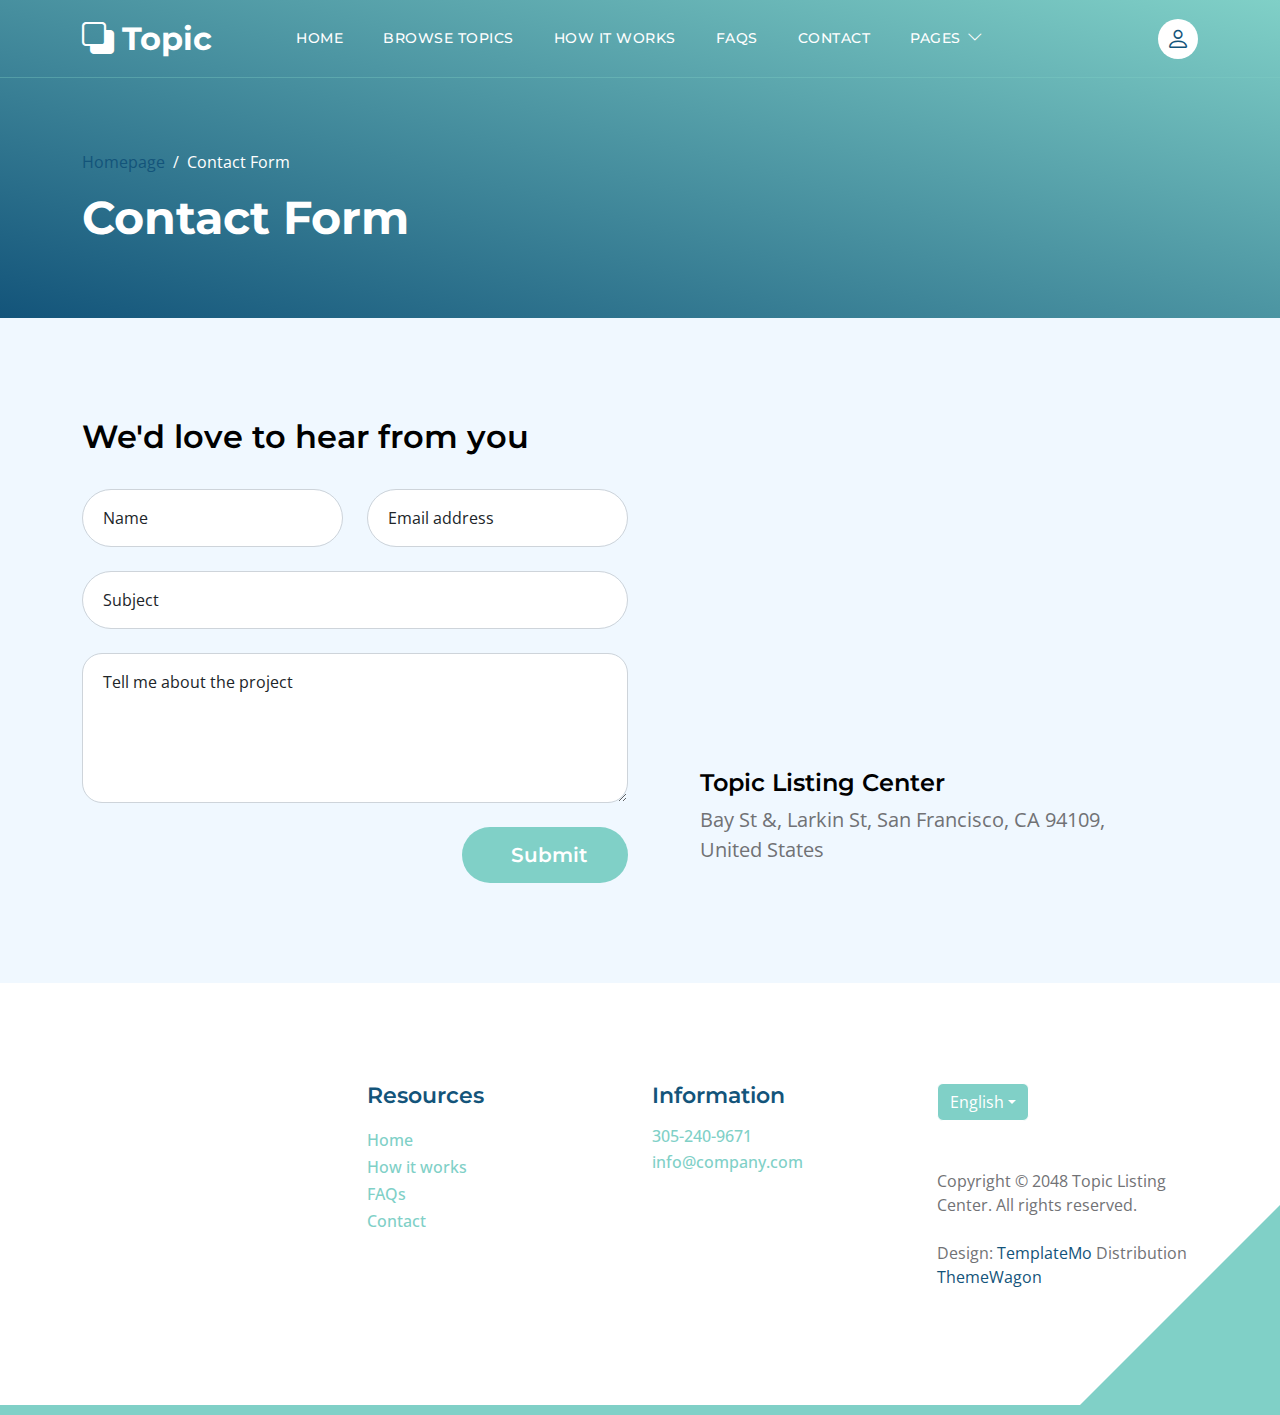
<file: contact.html>
<!doctype html>
<html lang="en">
    <head>
        <meta charset="utf-8">
        <meta name="viewport" content="width=device-width, initial-scale=1">

        <meta name="description" content="">
        <meta name="author" content="">

        <title>Topic Listing Contact Page</title>

        <!-- CSS FILES -->        
        <link rel="preconnect" href="https://fonts.googleapis.com">
        
        <link rel="preconnect" href="https://fonts.gstatic.com" crossorigin>

        <link href="https://fonts.googleapis.com/css2?family=Montserrat:wght@500;600;700&family=Open+Sans&display=swap" rel="stylesheet">
                        
        <link href="css/bootstrap.min.css" rel="stylesheet">

        <link href="css/bootstrap-icons.css" rel="stylesheet">

        <link href="css/templatemo-topic-listing.css" rel="stylesheet">
<!--

TemplateMo 590 topic listing

https://templatemo.com/tm-590-topic-listing

-->
    </head>
    
    <body class="topics-listing-page" id="top">

        <main>

            <nav class="navbar navbar-expand-lg">
                <div class="container">
                    <a class="navbar-brand" href="index.html">
                        <i class="bi-back"></i>
                        <span>Topic</span>
                    </a>

                    <div class="d-lg-none ms-auto me-4">
                        <a href="#top" class="navbar-icon bi-person smoothscroll"></a>
                    </div>
    
                    <button class="navbar-toggler" type="button" data-bs-toggle="collapse" data-bs-target="#navbarNav" aria-controls="navbarNav" aria-expanded="false" aria-label="Toggle navigation">
                        <span class="navbar-toggler-icon"></span>
                    </button>
    
                    <div class="collapse navbar-collapse" id="navbarNav">
                        <ul class="navbar-nav ms-lg-5 me-lg-auto">
                            <li class="nav-item">
                                <a class="nav-link click-scroll" href="index.html#section_1">Home</a>
                            </li>

                            <li class="nav-item">
                                <a class="nav-link click-scroll" href="index.html#section_2">Browse Topics</a>
                            </li>
    
                            <li class="nav-item">
                                <a class="nav-link click-scroll" href="index.html#section_3">How it works</a>
                            </li>

                            <li class="nav-item">
                                <a class="nav-link click-scroll" href="index.html#section_4">FAQs</a>
                            </li>
    
                            <li class="nav-item">
                                <a class="nav-link click-scroll" href="index.html#section_5">Contact</a>
                            </li>

                            <li class="nav-item dropdown">
                                <a class="nav-link dropdown-toggle" href="#section_5" id="navbarLightDropdownMenuLink" role="button" data-bs-toggle="dropdown" aria-expanded="false">Pages</a>

                                <ul class="dropdown-menu dropdown-menu-light" aria-labelledby="navbarLightDropdownMenuLink">
                                    <li><a class="dropdown-item" href="topics-listing.html">Topics Listing</a></li>

                                    <li><a class="dropdown-item active" href="contact.html">Contact Form</a></li>
                                </ul>
                            </li>
                        </ul>

                        <div class="d-none d-lg-block">
                            <a href="#top" class="navbar-icon bi-person smoothscroll"></a>
                        </div>
                    </div>
                </div>
            </nav>


            <header class="site-header d-flex flex-column justify-content-center align-items-center">
                <div class="container">
                    <div class="row align-items-center">

                        <div class="col-lg-5 col-12">
                            <nav aria-label="breadcrumb">
                                <ol class="breadcrumb">
                                    <li class="breadcrumb-item"><a href="index.html">Homepage</a></li>

                                    <li class="breadcrumb-item active" aria-current="page">Contact Form</li>
                                </ol>
                            </nav>

                            <h2 class="text-white">Contact Form</h2>
                        </div>

                    </div>
                </div>
            </header>


            <section class="section-padding section-bg">
                <div class="container">
                    <div class="row">

                        <div class="col-lg-12 col-12">
                            <h3 class="mb-4 pb-2">We'd love to hear from you</h3>
                        </div>

                        <div class="col-lg-6 col-12">
                            <form action="#" method="post" class="custom-form contact-form" role="form">
                                <div class="row">
                                    <div class="col-lg-6 col-md-6 col-12">
                                        <div class="form-floating">
                                            <input type="text" name="name" id="name" class="form-control" placeholder="Name" required="">
                                            
                                            <label for="floatingInput">Name</label>
                                        </div>
                                    </div>

                                    <div class="col-lg-6 col-md-6 col-12"> 
                                        <div class="form-floating">
                                            <input type="email" name="email" id="email" pattern="[^ @]*@[^ @]*" class="form-control" placeholder="Email address" required="">
                                            
                                            <label for="floatingInput">Email address</label>
                                        </div>
                                    </div>

                                    <div class="col-lg-12 col-12">
                                        <div class="form-floating">
                                            <input type="text" name="subject" id="name" class="form-control" placeholder="Name" required="">
                                            
                                            <label for="floatingInput">Subject</label>
                                        </div>

                                        <div class="form-floating">
                                            <textarea class="form-control" id="message" name="message" placeholder="Tell me about the project"></textarea>
                                            
                                            <label for="floatingTextarea">Tell me about the project</label>
                                        </div>
                                    </div>

                                    <div class="col-lg-4 col-12 ms-auto">
                                        <button type="submit" class="form-control">Submit</button>
                                    </div>

                                </div>
                            </form>
                        </div>

                        <div class="col-lg-5 col-12 mx-auto mt-5 mt-lg-0">
                            <iframe class="google-map" src="https://www.google.com/maps/embed?pb=!1m18!1m12!1m3!1d2595.065641062665!2d-122.4230416990949!3d37.80335401520422!2m3!1f0!2f0!3f0!3m2!1i1024!2i768!4f13.1!3m3!1m2!1s0x80858127459fabad%3A0x808ba520e5e9edb7!2sFrancisco%20Park!5e1!3m2!1sen!2sth!4v1684340239744!5m2!1sen!2sth" width="100%" height="250" style="border:0;" allowfullscreen="" loading="lazy" referrerpolicy="no-referrer-when-downgrade"></iframe>

                            <h5 class="mt-4 mb-2">Topic Listing Center</h5>

                            <p>Bay St &amp;, Larkin St, San Francisco, CA 94109, United States</p>
                        </div>

                    </div>
                </div>
            </section>
        </main>

        <footer class="site-footer section-padding">
            <div class="container">
                <div class="row">

                    <div class="col-lg-3 col-12 mb-4 pb-2">
                        <a class="navbar-brand mb-2" href="index.html">
                            <i class="bi-back"></i>
                            <span>Topic</span>
                        </a>
                    </div>

                    <div class="col-lg-3 col-md-4 col-6">
                        <h6 class="site-footer-title mb-3">Resources</h6>

                        <ul class="site-footer-links">
                            <li class="site-footer-link-item">
                                <a href="#" class="site-footer-link">Home</a>
                            </li>

                            <li class="site-footer-link-item">
                                <a href="#" class="site-footer-link">How it works</a>
                            </li>

                            <li class="site-footer-link-item">
                                <a href="#" class="site-footer-link">FAQs</a>
                            </li>

                            <li class="site-footer-link-item">
                                <a href="#" class="site-footer-link">Contact</a>
                            </li>
                        </ul>
                    </div>

                    <div class="col-lg-3 col-md-4 col-6 mb-4 mb-lg-0">
                        <h6 class="site-footer-title mb-3">Information</h6>

                        <p class="text-white d-flex mb-1">
                            <a href="tel: 305-240-9671" class="site-footer-link">
                                305-240-9671
                            </a>
                        </p>

                        <p class="text-white d-flex">
                            <a href="mailto:info@company.com" class="site-footer-link">
                                info@company.com
                            </a>
                        </p>
                    </div>

                    <div class="col-lg-3 col-md-4 col-12 mt-4 mt-lg-0 ms-auto">
                        <div class="dropdown">
                            <button class="btn btn-secondary dropdown-toggle" type="button" data-bs-toggle="dropdown" aria-expanded="false">
                            English</button>

                            <ul class="dropdown-menu">
                                <li><button class="dropdown-item" type="button">Thai</button></li>

                                <li><button class="dropdown-item" type="button">Myanmar</button></li>

                                <li><button class="dropdown-item" type="button">Arabic</button></li>
                            </ul>
                        </div>

                        <p class="copyright-text mt-lg-5 mt-4">Copyright © 2048 Topic Listing Center. All rights reserved.
                        <br><br>Design: <a rel="nofollow" href="https://templatemo.com" target="_blank">TemplateMo</a> Distribution <a href="https://themewagon.com">ThemeWagon</a></p>
                        
                    </div>

                </div>
            </div>
        </footer>

        <!-- JAVASCRIPT FILES -->
        <script src="js/jquery.min.js"></script>
        <script src="js/bootstrap.bundle.min.js"></script>
        <script src="js/jquery.sticky.js"></script>
        <script src="js/custom.js"></script>

    </body>
</html>
</file>
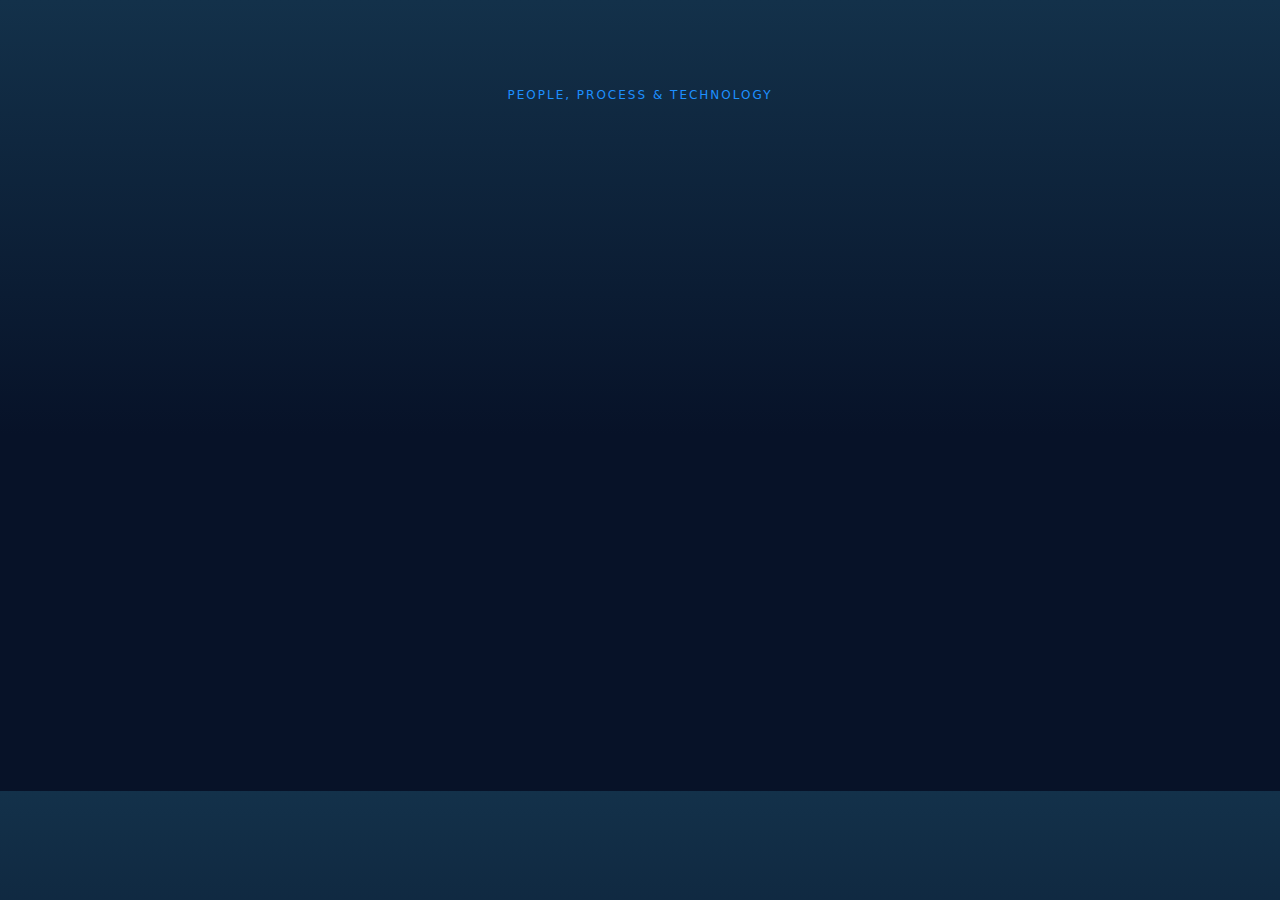
<file: swim.html>
<!--
Microtechx Homepage - People, Process & Technology swimlane mockup with animations
-->
<!doctype html>
<html lang="en">

<head>
    <meta charset="utf-8" />
    <meta name="viewport" content="width=device-width, initial-scale=1" />
    <title>Microtechx ! People • Process • Technology (Swimlane)</title>
    <style>
        :root {
            --bg: #071228;
            --card: #0f1724;
            --accent: #1e90ff;
            --muted: #9aa7b6;
            --glass: rgba(255, 255, 255, 0.03);
            --radius: 14px;
            font-family: Inter, system-ui, -apple-system, 'Segoe UI', Roboto, 'Helvetica Neue', Arial;
        }

        * {
            box-sizing: border-box
        }

        body {
            margin: 0;
            background: linear-gradient(180deg, #13314a 0%, #071228 55%);
            color: #eaf4ff;
            overflow-x: hidden
        }

        .container {
            max-width: 1200px;
            margin: 56px auto;
            padding: 32px
        }

        .kicker {
            letter-spacing: 2px;
            font-size: 12px;
            color: var(--accent);
            text-align: center;
            text-transform: uppercase;
            animation: fadeIn .8s ease forwards
        }

        h1 {
            font-size: 38px;
            margin: 8px 0 16px;
            text-align: center;
            opacity: 0;
            animation: slideUp .8s ease .2s forwards
        }

        p.lead {
            max-width: 820px;
            margin: 0 auto 28px;
            color: var(--muted);
            text-align: center;
            opacity: 0;
            animation: slideUp .8s ease .4s forwards
        }

        /* Swimlane area */
        .swimlanes {
            display: grid;
            gap: 18px;
            margin-top: 32px
        }

        @media(min-width:880px) {
            .swimlanes {
                grid-template-columns: repeat(3, 1fr);
                gap: 28px
            }
        }

        .lane {
            background: linear-gradient(180deg, rgba(255, 255, 255, 0.02), rgba(255, 255, 255, 0.01));
            border: 1px solid rgba(255, 255, 255, 0.04);
            padding: 26px;
            border-radius: 12px;
            min-height: 220px;
            display: flex;
            flex-direction: column;
            justify-content: space-between;
            backdrop-filter: blur(6px);
            transform: translateY(30px) scale(0.97);
            opacity: 0;
            animation: cardPop .8s ease forwards
        }

        .lane:nth-child(1) {
            animation-delay: .3s
        }

        .lane:nth-child(2) {
            animation-delay: .5s
        }

        .lane:nth-child(3) {
            animation-delay: .7s
        }

        .lane:hover {
            transform: translateY(-8px) scale(1.02);
            transition: transform .4s ease, box-shadow .4s ease;
            box-shadow: 0 12px 28px rgba(0, 0, 0, 0.35)
        }

        .lane .head {
            display: flex;
            align-items: center;
            gap: 14px
        }

        .iconwrap {
            width: 56px;
            height: 56px;
            background: var(--glass);
            border-radius: 12px;
            display: flex;
            align-items: center;
            justify-content: center;
            border: 2px solid rgba(255, 255, 255, 0.04);
            animation: floatIcon 3s ease-in-out infinite
        }

        .lane h3 {
            margin: 0;
            font-size: 18px
        }

        .lane p {
            margin: 10px 0 0;
            color: var(--muted);
            font-size: 14px;
            line-height: 1.5
        }

        .features {
            display: flex;
            flex-direction: column;
            gap: 8px;
            margin-top: 14px
        }

        .feature {
            display: flex;
            gap: 10px;
            align-items: flex-start;
            opacity: 0;
            animation: fadeIn .6s ease forwards
        }

        .feature:nth-child(1) {
            animation-delay: 1s
        }

        .feature:nth-child(2) {
            animation-delay: 1.2s
        }

        .feature:nth-child(3) {
            animation-delay: 1.4s
        }

        .dot {
            width: 10px;
            height: 10px;
            border-radius: 50%;
            background: var(--accent);
            margin-top: 6px;
            animation: pulse 2s infinite
        }

        .feature p {
            margin: 0;
            color: #cfe9ff;
            font-size: 13px
        }

        .cta-row {
            margin-top: 28px;
            text-align: center;
            opacity: 0;
            animation: fadeIn .8s ease 1.6s forwards
        }

        .btn {
            display: inline-block;
            padding: 12px 20px;
            border-radius: 999px;
            background: transparent;
            color: var(--accent);
            border: 1.5px solid rgba(30, 144, 255, 0.16);
            cursor: pointer;
            font-weight: 600;
            transition: all .3s ease
        }

        .btn:hover {
            background: var(--accent);
            color: #061124;
            box-shadow: 0 0 12px rgba(30, 144, 255, 0.4)
        }

        .btn.inverse {
            background: var(--accent);
            color: #061124;
            border: 0
        }

        /* flow arrow for desktop view */
        .flow {
            display: none
        }

        @media(min-width:880px) {
            .lane {
                position: relative
            }

            /* .flow {
                display: block;
                position: absolute;
                right: -24px;
                top: 50%;
                transform: translateY(-50%);
                width: 40px;
                height: 60px;
                background: linear-gradient(90deg, rgba(30, 144, 255, 0.06), rgba(30, 144, 255, 0.02));
                border-radius: 50%;
                display: flex;
                align-items: center;
                justify-content: center;
                border: 3px solid rgba(30, 144, 255, 0.08);
                animation: arrowPulse 8s linear infinite
            } */

            .swimlanes {
                position: relative
            }

            .lane:nth-child(1) .flow {
                left: 100%;
                right: auto
            }

            .lane:nth-child(2) .flow {
                left: 100%;
                right: auto
            }

            .lane:nth-child(3) .flow {
                display: none
            }
        }

        /* animations */
        @keyframes fadeIn {
            to {
                opacity: 1
            }
        }

        @keyframes slideUp {
            from {
                transform: translateY(20px);
                opacity: 0
            }

            to {
                transform: none;
                opacity: 1
            }
        }

        @keyframes cardPop {
            to {
                transform: none;
                opacity: 1
            }
        }

        @keyframes floatIcon {

            0%,
            100% {
                transform: translateY(0)
            }

            50% {
                transform: translateY(-6px)
            }
        }

        @keyframes pulse {

            0%,
            100% {
                opacity: .6;
                transform: scale(1)
            }

            50% {
                opacity: 1;
                transform: scale(1.3)
            }
        }

        @keyframes arrowPulse {

            0%,
            100% {
                transform: translateY(-50%) translateX(0);
                opacity: 0.6;
            }

            50% {
                transform: translateY(-50%) translateX(6px);
                opacity: 1;
            }
        }

        .muted-small {
            font-size: 12px;
            color: var(--muted);
            text-align: center;
            margin-top: 8px
        }
    </style>
</head>

<body>
    <div class="container">
        <div class="kicker">People, Process & Technology</div>
        <h1>Secure, Scalable & Compliant Outcomes <br>
            Powered by Microtechx</h1>
        <p class="lead">We combine expert people, repeatable processes, and secure technology to deliver outcomes,
            faster, safer, and with measurable ROI. This synergy of People, Process, and Technology defines the
            Microtechx difference.</p>

        <div class="swimlanes">
            <div class="lane">
                <div>
                    <div class="head">
                        <!-- <div class="iconwrap" aria-hidden> -->
                        <!-- people icon -->
                        <!-- <svg width="30" height="30" viewBox="0 0 24 24" fill="none"
                                xmlns="http://www.w3.org/2000/svg">
                                <path d="M12 12c2.21 0 4-1.79 4-4s-1.79-4-4-4-4 1.79-4 4 1.79 4 4 4z" stroke="#bfe4ff"
                                    stroke-width="1.2" stroke-linecap="round" stroke-linejoin="round" />
                                <path d="M4 20c0-2.21 3.58-4 8-4s8 1.79 8 4" stroke="#bfe4ff" stroke-width="1.2"
                                    stroke-linecap="round" stroke-linejoin="round" />
                            </svg> -->
                        <!-- </div> -->
                        <div>
                            <h3>People ! <br> Expertise that delivers</h3>
                            <div class="muted-small">Specialists in cloud, security, and DevOps working <br> with your
                                teams
                            </div>
                        </div>
                    </div>

                    <div class="features">
                        <div class="feature">
                            <div class="dot" aria-hidden></div>
                            <p>Cross-functional teams embedded with client stakeholders.</p>
                        </div>
                        <div class="feature">
                            <div class="dot" aria-hidden></div>
                            <p>Senior architects & certified engineers drive designs and reviews.</p>
                        </div>
                        <div class="feature">
                            <div class="dot" aria-hidden></div>
                            <p>Continuous upskilling & knowledge transfer for lasting independence.</p>
                        </div>
                    </div>
                </div>
                <div style="display:flex;justify-content:space-between;align-items:center;margin-top:18px">
                    <div style="font-size:13px;color:var(--muted)">Outcome: Faster time-to-value</div>
                    <div class="flow" aria-hidden><svg width="20" height="20" viewBox="0 0 24 24" fill="none">
                            <path d="M5 12h14" stroke="#6fb8ff" stroke-width="1.6" stroke-linecap="round" />
                            <path d="M13 6l6 6-6 6" stroke="#6fb8ff" stroke-width="1.6" stroke-linecap="round"
                                stroke-linejoin="round" />
                        </svg></div>
                </div>
            </div>

            <div class="lane">
                <div>
                    <div class="head">
                        <!-- <div class="iconwrap" aria-hidden>
                            process icon
                            <svg width="28" height="28" viewBox="0 0 24 24" fill="none"
                                xmlns="http://www.w3.org/2000/svg">
                                <path d="M3 12h18" stroke="#bfe4ff" stroke-width="1.2" stroke-linecap="round" />
                                <path d="M6 9v6" stroke="#bfe4ff" stroke-width="1.2" stroke-linecap="round" />
                                <path d="M18 9v6" stroke="#bfe4ff" stroke-width="1.2" stroke-linecap="round" />
                            </svg>
                        </div> -->
                        <div>
                            <h3>Process ! <br> Repeatable, auditable, resilient</h3>
                            <div class="muted-small">Governed agile delivery, compliance checks, and automation
                                guardrails</div>
                        </div>
                    </div>

                    <div class="features">
                        <div class="feature">
                            <div class="dot" aria-hidden></div>
                            <p>Proven delivery playbooks tailored to your risk profile.</p>
                        </div>
                        <div class="feature">
                            <div class="dot" aria-hidden></div>
                            <p>Continuous compliance & risk monitoring integrated in pipelines.</p>
                        </div>
                        <div class="feature">
                            <div class="dot" aria-hidden></div>
                            <p>Measurable SLAs and reporting for transparency and control.</p>
                        </div>
                    </div>
                </div>
                <div style="display:flex;justify-content:space-between;align-items:center;margin-top:18px">
                    <div style="font-size:13px;color:var(--muted)">Outcome: Predictable, low-risk delivery</div>
                    <!-- <div class="flow" aria-hidden><svg width="20" height="20" viewBox="0 0 24 24" fill="none">
                            <path d="M5 12h14" stroke="#6fb8ff" stroke-width="1.6" stroke-linecap="round" />
                            <path d="M13 6l6 6-6 6" stroke="#6fb8ff" stroke-width="1.6" stroke-linecap="round"
                                stroke-linejoin="round" />
                        </svg></div> -->
                </div>
            </div>

            <div class="lane">
                <div>
                    <div class="head">
                        <!-- <div class="iconwrap" aria-hidden>
                            tech icon
                            <svg width="28" height="28" viewBox="0 0 24 24" fill="none"
                                xmlns="http://www.w3.org/2000/svg">
                                <rect x="3" y="6" width="18" height="12" rx="2" stroke="#bfe4ff" stroke-width="1.2" />
                                <path d="M8 6v-2" stroke="#bfe4ff" stroke-width="1.2" stroke-linecap="round" />
                                <path d="M16 6v-2" stroke="#bfe4ff" stroke-width="1.2" stroke-linecap="round" />
                            </svg>
                        </div> -->
                        <div>
                            <h3>Technology ! <br> Secure, scalable, automated</h3>
                            <div class="muted-small">Cloud-native architectures, IaC, automation and <br> AI monitoring
                            </div>
                        </div>
                    </div>

                    <div class="features">
                        <div class="feature">
                            <div class="dot" aria-hidden></div>
                            <p>Infrastructure as Code & secure baselines for repeatability.</p>
                        </div>
                        <div class="feature">
                            <div class="dot" aria-hidden></div>
                            <p>Automation to eliminates manual effort and reduce human error.</p>
                        </div>
                        <div class="feature">
                            <div class="dot" aria-hidden></div>
                            <p>Continuous observability, anomaly detection and rapid incident response.</p>
                        </div>
                    </div>
                </div>
                <div style="display:flex;justify-content:space-between;align-items:center;margin-top:18px">
                    <div style="font-size:13px;color:var(--muted)">Outcome: Resilient, cost-efficient platform</div>
                    <div style="width:64px"></div>
                </div>
            </div>

        </div>

        <div class="cta-row">
            <button class="btn inverse" style="margin-left:0px">Talk to an Architect</button>
        </div>

    </div>
</body>

</html>
</file>
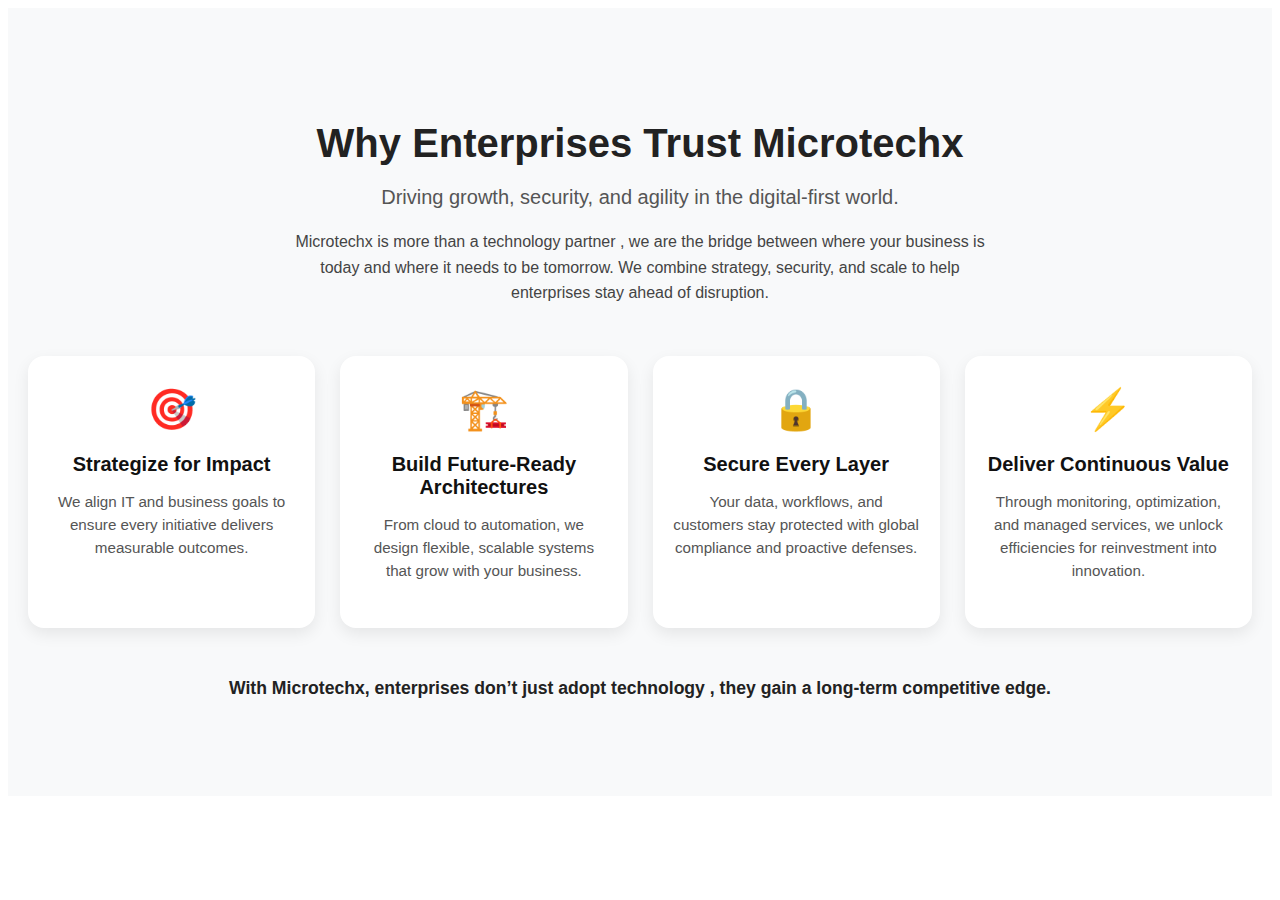
<file: test.html>
<!DOCTYPE html>
<html lang="en">

<head>
    <meta charset="UTF-8">
    <meta name="viewport" content="width=device-width, initial-scale=1.0">
    <title>Document</title>
</head>

<body>
    <section class="why-microtechx">
        <div class="container">
            <h2 class="section-title">Why Enterprises Trust Microtechx</h2>
            <p class="section-subtitle">Driving growth, security, and agility in the digital-first world.</p>
            <p class="section-intro">
                Microtechx is more than a technology partner , we are the bridge between where your business is today
                and where it needs to be tomorrow.
                We combine strategy, security, and scale to help enterprises stay ahead of disruption.
            </p>

            <div class="features">
                <div class="feature-card">
                    <div class="icon">🎯</div>
                    <h3>Strategize for Impact</h3>
                    <p>We align IT and business goals to ensure every initiative delivers measurable outcomes.</p>
                </div>

                <div class="feature-card">
                    <div class="icon">🏗️</div>
                    <h3>Build Future-Ready Architectures</h3>
                    <p>From cloud to automation, we design flexible, scalable systems that grow with your business.</p>
                </div>

                <div class="feature-card">
                    <div class="icon">🔒</div>
                    <h3>Secure Every Layer</h3>
                    <p>Your data, workflows, and customers stay protected with global compliance and proactive defenses.
                    </p>
                </div>

                <div class="feature-card">
                    <div class="icon">⚡</div>
                    <h3>Deliver Continuous Value</h3>
                    <p>Through monitoring, optimization, and managed services, we unlock efficiencies for reinvestment
                        into innovation.</p>
                </div>
            </div>

            <p class="closing-line">With Microtechx, enterprises don’t just adopt technology , they gain a long-term
                competitive edge.</p>
        </div>
    </section>

    <style>
        .why-microtechx {
            background: #f8f9fa;
            padding: 80px 20px;
            text-align: center;
            font-family: 'Segoe UI', sans-serif;
        }

        .why-microtechx .section-title {
            font-size: 2.5rem;
            font-weight: 700;
            color: #222;
            margin-bottom: 10px;
        }

        .why-microtechx .section-subtitle {
            font-size: 1.25rem;
            color: #555;
            margin-bottom: 20px;
        }

        .why-microtechx .section-intro {
            font-size: 1rem;
            max-width: 700px;
            margin: 0 auto 50px auto;
            color: #444;
            line-height: 1.6;
        }

        .features {
            display: grid;
            grid-template-columns: repeat(auto-fit, minmax(250px, 1fr));
            gap: 25px;
        }

        .feature-card {
            background: #fff;
            border-radius: 16px;
            padding: 30px 20px;
            box-shadow: 0 6px 16px rgba(0, 0, 0, 0.08);
            transition: transform 0.3s ease, box-shadow 0.3s ease;
        }

        .feature-card:hover {
            transform: translateY(-10px);
            box-shadow: 0 10px 20px rgba(0, 0, 0, 0.12);
        }

        .feature-card .icon {
            font-size: 2.5rem;
            margin-bottom: 15px;
        }

        .feature-card h3 {
            font-size: 1.25rem;
            color: #111;
            margin-bottom: 10px;
        }

        .feature-card p {
            font-size: 0.95rem;
            color: #555;
            line-height: 1.5;
        }

        .closing-line {
            margin-top: 50px;
            font-size: 1.1rem;
            color: #222;
            font-weight: 600;
        }
    </style>

</body>

</html>
</file>
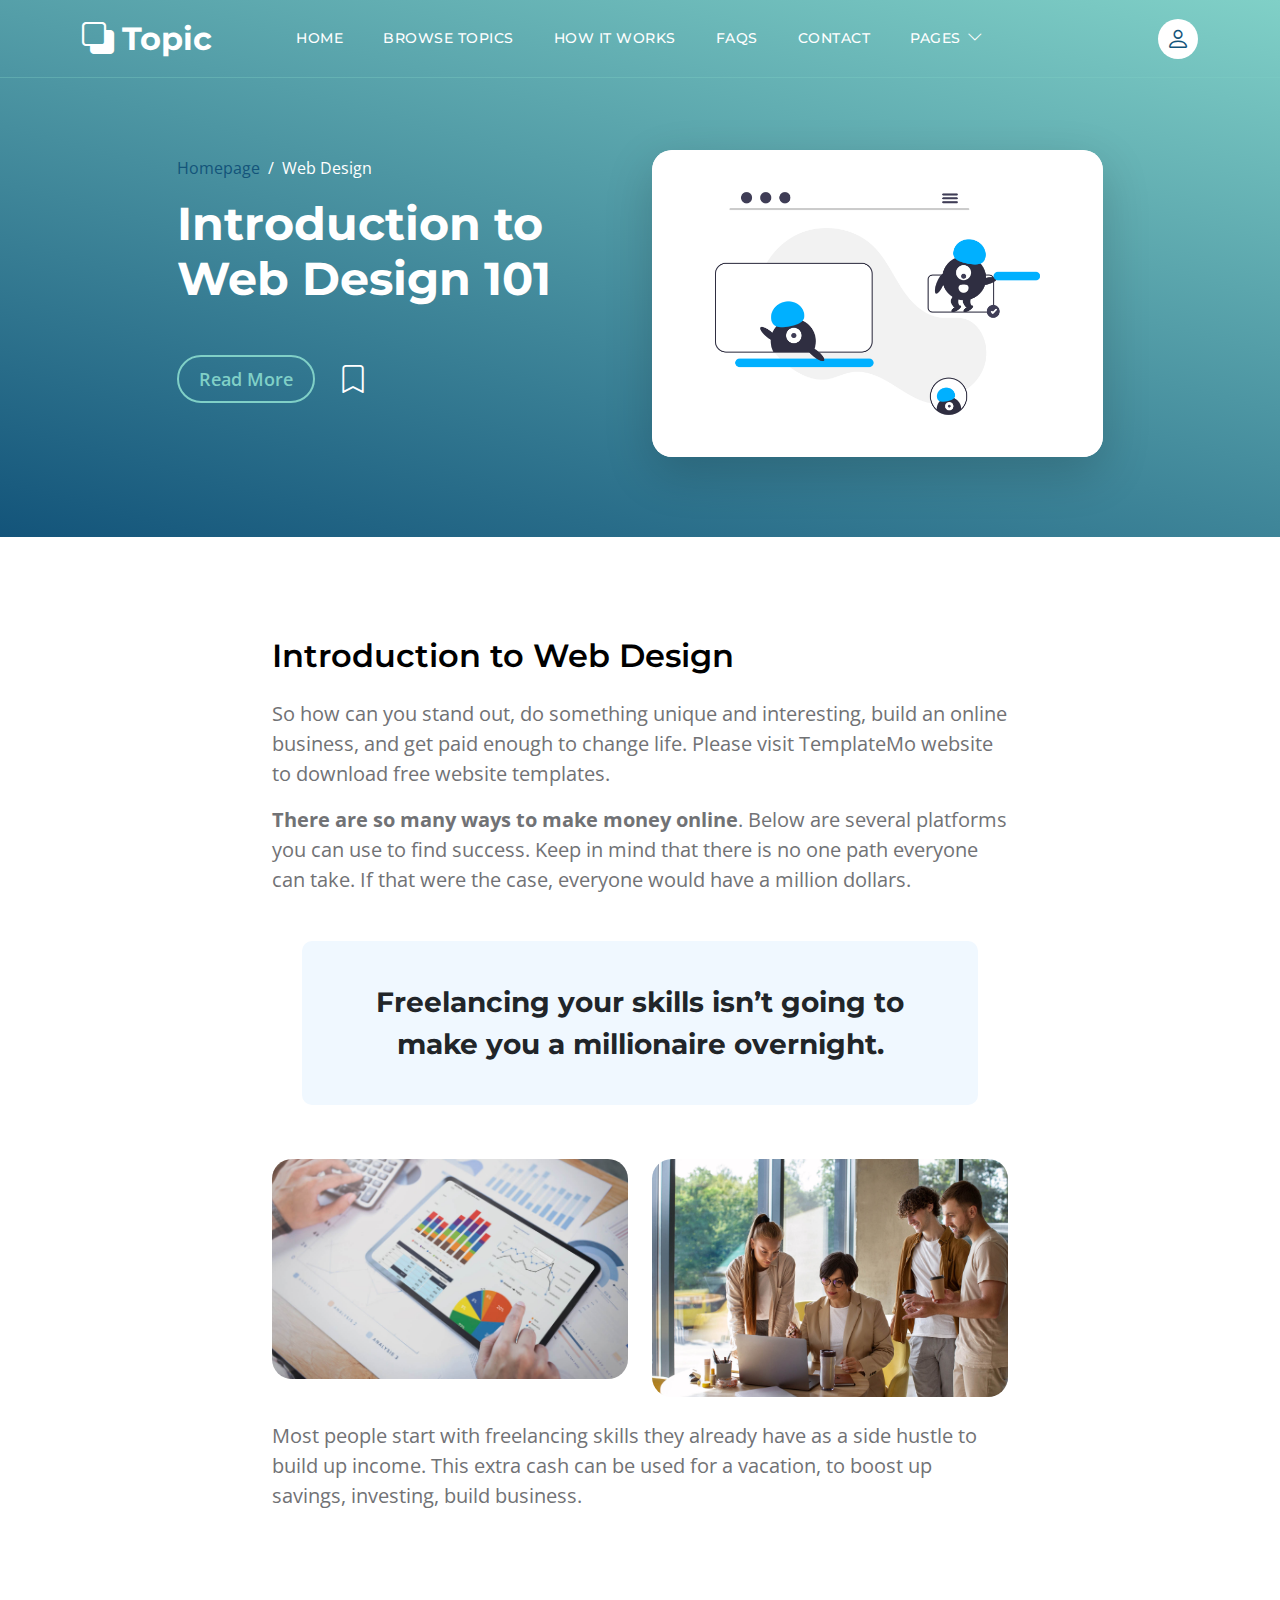
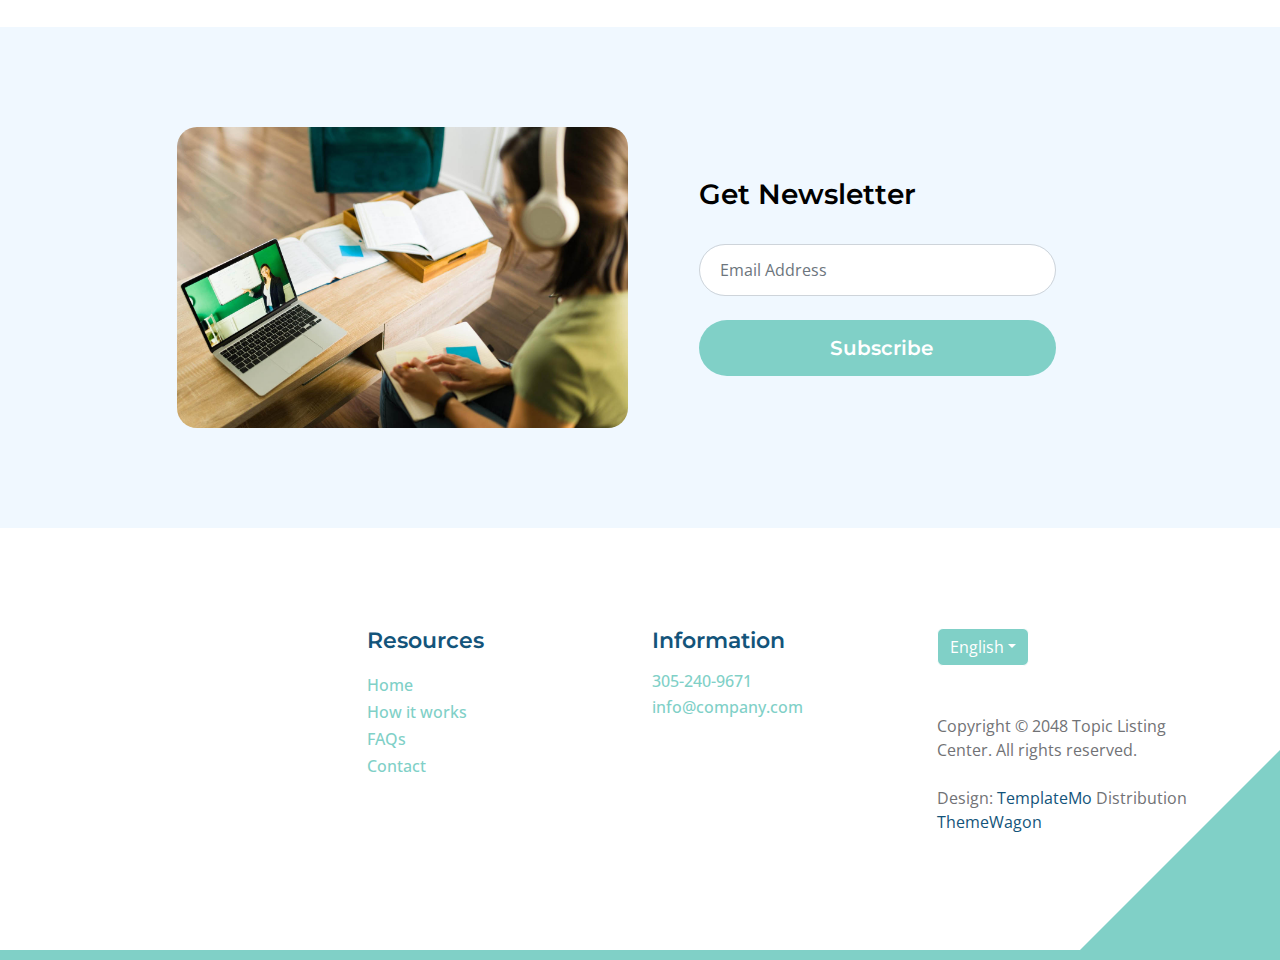
<file: topics-detail.html>
<!doctype html>
<html lang="en">
    <head>
        <meta charset="utf-8">
        <meta name="viewport" content="width=device-width, initial-scale=1">

        <meta name="description" content="">
        <meta name="author" content="">

        <title>Topic Detail Page</title>

        <!-- CSS FILES -->        
        <link rel="preconnect" href="https://fonts.googleapis.com">
        
        <link rel="preconnect" href="https://fonts.gstatic.com" crossorigin>

        <link href="https://fonts.googleapis.com/css2?family=Montserrat:wght@500;600;700&family=Open+Sans&display=swap" rel="stylesheet">
                        
        <link href="css/bootstrap.min.css" rel="stylesheet">

        <link href="css/bootstrap-icons.css" rel="stylesheet">

        <link href="css/templatemo-topic-listing.css" rel="stylesheet">
<!--

TemplateMo 590 topic listing

https://templatemo.com/tm-590-topic-listing

-->
    </head>
    
    <body id="top">

        <main>

            <nav class="navbar navbar-expand-lg">
                <div class="container">
                    <a class="navbar-brand" href="index.html">
                        <i class="bi-back"></i>
                        <span>Topic</span>
                    </a>

                    <div class="d-lg-none ms-auto me-4">
                        <a href="#top" class="navbar-icon bi-person smoothscroll"></a>
                    </div>
    
                    <button class="navbar-toggler" type="button" data-bs-toggle="collapse" data-bs-target="#navbarNav" aria-controls="navbarNav" aria-expanded="false" aria-label="Toggle navigation">
                        <span class="navbar-toggler-icon"></span>
                    </button>
    
                    <div class="collapse navbar-collapse" id="navbarNav">
                        <ul class="navbar-nav ms-lg-5 me-lg-auto">
                            <li class="nav-item">
                                <a class="nav-link click-scroll" href="index.html#section_1">Home</a>
                            </li>

                            <li class="nav-item">
                                <a class="nav-link click-scroll" href="index.html#section_2">Browse Topics</a>
                            </li>
    
                            <li class="nav-item">
                                <a class="nav-link click-scroll" href="index.html#section_3">How it works</a>
                            </li>

                            <li class="nav-item">
                                <a class="nav-link click-scroll" href="index.html#section_4">FAQs</a>
                            </li>
    
                            <li class="nav-item">
                                <a class="nav-link click-scroll" href="index.html#section_5">Contact</a>
                            </li>

                            <li class="nav-item dropdown">
                                <a class="nav-link dropdown-toggle" href="#section_5" id="navbarLightDropdownMenuLink" role="button" data-bs-toggle="dropdown" aria-expanded="false">Pages</a>

                                <ul class="dropdown-menu dropdown-menu-light" aria-labelledby="navbarLightDropdownMenuLink">
                                    <li><a class="dropdown-item" href="topics-listing.html">Topics Listing</a></li>

                                    <li><a class="dropdown-item" href="contact.html">Contact Form</a></li>
                                </ul>
                            </li>
                        </ul>

                        <div class="d-none d-lg-block">
                            <a href="#top" class="navbar-icon bi-person smoothscroll"></a>
                        </div>
                    </div>
                </div>
            </nav>
            

            <header class="site-header d-flex flex-column justify-content-center align-items-center">
                <div class="container">
                    <div class="row justify-content-center align-items-center">

                        <div class="col-lg-5 col-12 mb-5">
                            <nav aria-label="breadcrumb">
                                <ol class="breadcrumb">
                                    <li class="breadcrumb-item"><a href="index.html">Homepage</a></li>

                                    <li class="breadcrumb-item active" aria-current="page">Web Design</li>
                                </ol>
                            </nav>

                            <h2 class="text-white">Introduction to <br> Web Design 101</h2>

                            <div class="d-flex align-items-center mt-5">
                                <a href="#topics-detail" class="btn custom-btn custom-border-btn smoothscroll me-4">Read More</a>

                                <a href="#top" class="custom-icon bi-bookmark smoothscroll"></a>
                            </div>
                        </div>

                        <div class="col-lg-5 col-12">
                            <div class="topics-detail-block bg-white shadow-lg">
                                <img src="images/topics/undraw_Remote_design_team_re_urdx.png" class="topics-detail-block-image img-fluid">
                            </div>
                        </div>

                    </div>
                </div>
            </header>


            <section class="topics-detail-section section-padding" id="topics-detail">
                <div class="container">
                    <div class="row">

                        <div class="col-lg-8 col-12 m-auto">
                            <h3 class="mb-4">Introduction to Web Design</h3>

                            <p>So how can you stand out, do something unique and interesting, build an online business, and get paid enough to change life. Please visit TemplateMo website to download free website templates.</p>

                            <p><strong>There are so many ways to make money online</strong>. Below are several platforms you can use to find success. Keep in mind that there is no one path everyone can take. If that were the case, everyone would have a million dollars.</p>

                            <blockquote>
                                Freelancing your skills isn’t going to make you a millionaire overnight.
                            </blockquote>

                            <div class="row my-4">
                                <div class="col-lg-6 col-md-6 col-12">
                                    <img src="images/businesswoman-using-tablet-analysis.jpg" class="topics-detail-block-image img-fluid">
                                </div>

                                <div class="col-lg-6 col-md-6 col-12 mt-4 mt-lg-0 mt-md-0">
                                    <img src="images/colleagues-working-cozy-office-medium-shot.jpg" class="topics-detail-block-image img-fluid">
                                </div>
                            </div>

                            <p>Most people start with freelancing skills they already have as a side hustle to build up income. This extra cash can be used for a vacation, to boost up savings, investing, build business.</p>
                        </div>

                    </div>
                </div>
            </section>


            <section class="section-padding section-bg">
                <div class="container">
                    <div class="row justify-content-center">

                        <div class="col-lg-5 col-12">
                            <img src="images/rear-view-young-college-student.jpg" class="newsletter-image img-fluid" alt="">
                        </div>

                        <div class="col-lg-5 col-12 subscribe-form-wrap d-flex justify-content-center align-items-center">
                            <form class="custom-form subscribe-form" action="#" method="post" role="form">
                                <h4 class="mb-4 pb-2">Get Newsletter</h4>

                                <input type="email" name="subscribe-email" id="subscribe-email" pattern="[^ @]*@[^ @]*" class="form-control" placeholder="Email Address" required="">

                                <div class="col-lg-12 col-12">
                                    <button type="submit" class="form-control">Subscribe</button>
                                </div>
                            </form>
                        </div>

                    </div>
                </div>
            </section>
        </main>
		
        <footer class="site-footer section-padding">
            <div class="container">
                <div class="row">

                    <div class="col-lg-3 col-12 mb-4 pb-2">
                        <a class="navbar-brand mb-2" href="index.html">
                            <i class="bi-back"></i>
                            <span>Topic</span>
                        </a>
                    </div>

                    <div class="col-lg-3 col-md-4 col-6">
                        <h6 class="site-footer-title mb-3">Resources</h6>

                        <ul class="site-footer-links">
                            <li class="site-footer-link-item">
                                <a href="#" class="site-footer-link">Home</a>
                            </li>

                            <li class="site-footer-link-item">
                                <a href="#" class="site-footer-link">How it works</a>
                            </li>

                            <li class="site-footer-link-item">
                                <a href="#" class="site-footer-link">FAQs</a>
                            </li>

                            <li class="site-footer-link-item">
                                <a href="#" class="site-footer-link">Contact</a>
                            </li>
                        </ul>
                    </div>

                    <div class="col-lg-3 col-md-4 col-6 mb-4 mb-lg-0">
                        <h6 class="site-footer-title mb-3">Information</h6>

                        <p class="text-white d-flex mb-1">
                            <a href="tel: 305-240-9671" class="site-footer-link">
                                305-240-9671
                            </a>
                        </p>

                        <p class="text-white d-flex">
                            <a href="mailto:info@company.com" class="site-footer-link">
                                info@company.com
                            </a>
                        </p>
                    </div>

                    <div class="col-lg-3 col-md-4 col-12 mt-4 mt-lg-0 ms-auto">
                        <div class="dropdown">
                            <button class="btn btn-secondary dropdown-toggle" type="button" data-bs-toggle="dropdown" aria-expanded="false">
                            English</button>

                            <ul class="dropdown-menu">
                                <li><button class="dropdown-item" type="button">Thai</button></li>

                                <li><button class="dropdown-item" type="button">Myanmar</button></li>

                                <li><button class="dropdown-item" type="button">Arabic</button></li>
                            </ul>
                        </div>

                        <p class="copyright-text mt-lg-5 mt-4">Copyright © 2048 Topic Listing Center. All rights reserved.
                        <br><br>Design: <a rel="nofollow" href="https://templatemo.com" target="_blank">TemplateMo</a> Distribution <a href="https://themewagon.com">ThemeWagon</a></p>
                        
                    </div>

                </div>
            </div>
        </footer>

        <!-- JAVASCRIPT FILES -->
        <script src="js/jquery.min.js"></script>
        <script src="js/bootstrap.bundle.min.js"></script>
        <script src="js/jquery.sticky.js"></script>
        <script src="js/custom.js"></script>

    </body>
</html>
</file>
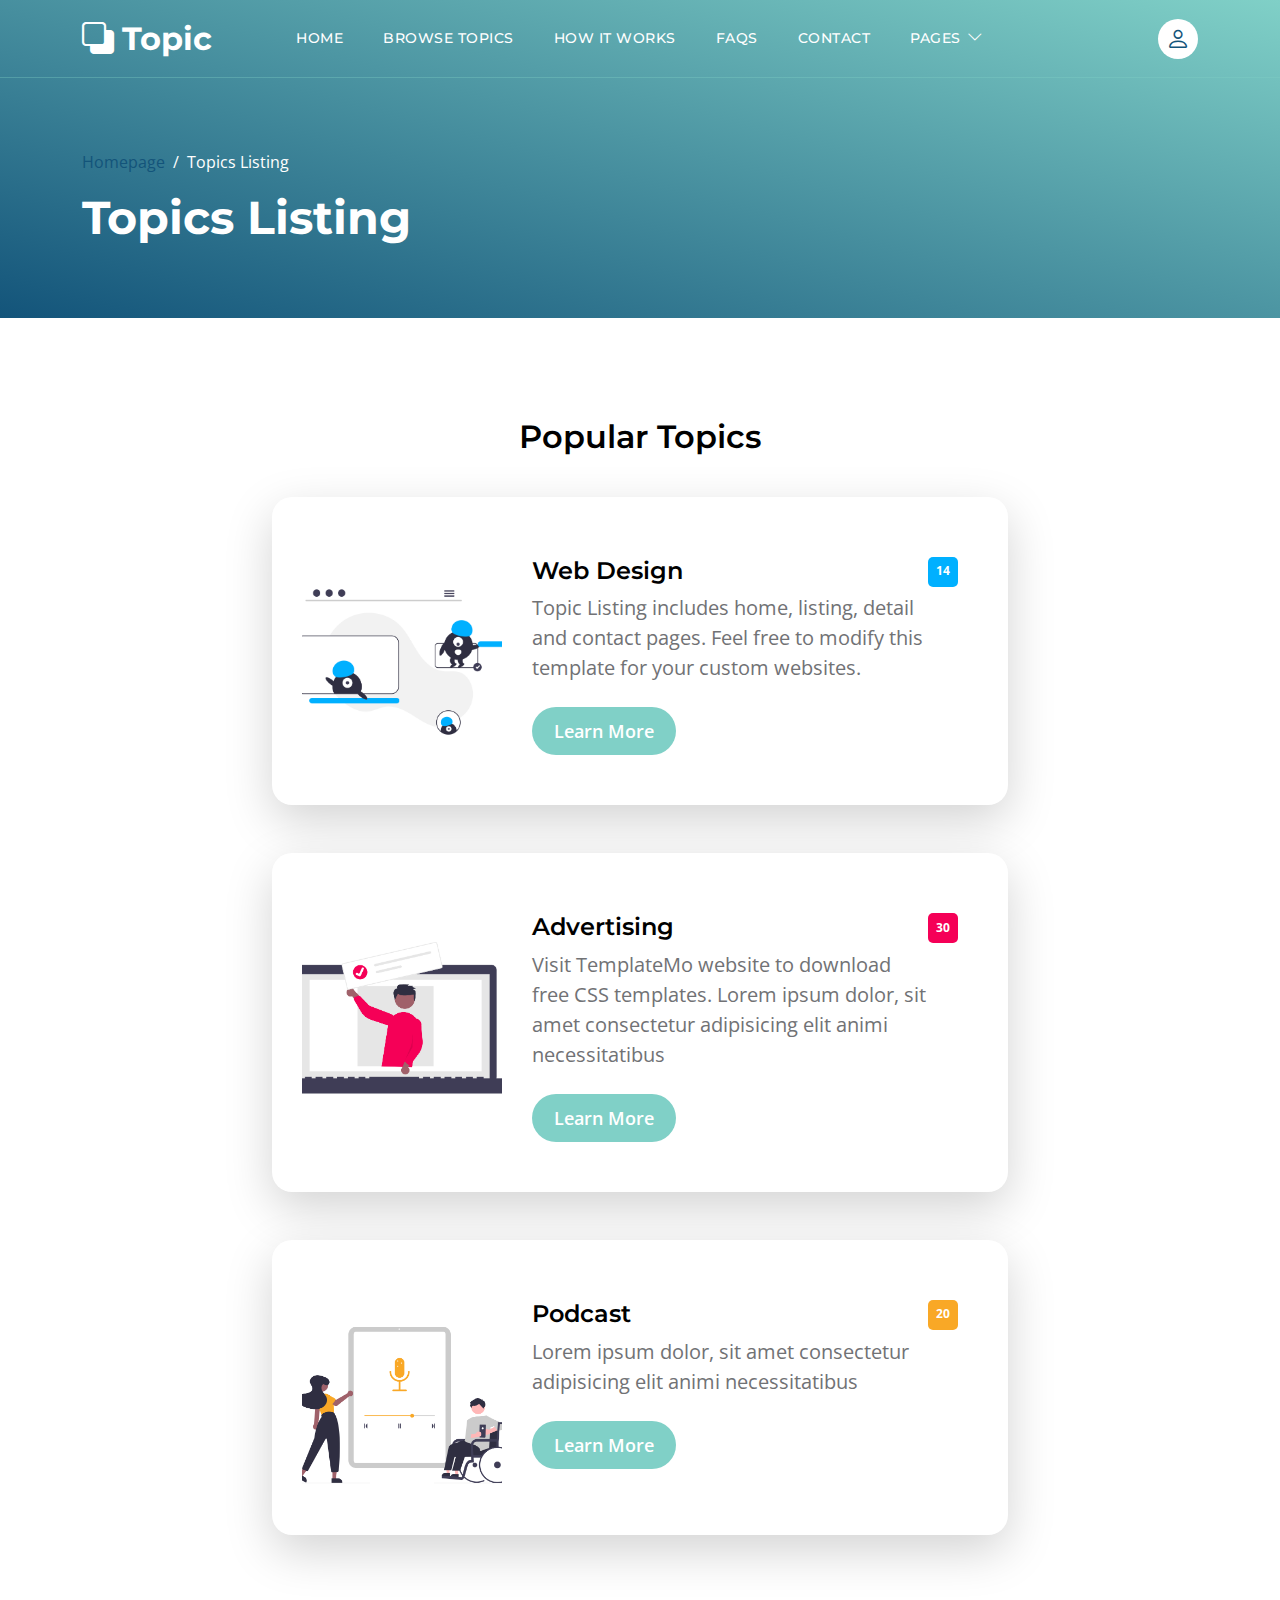
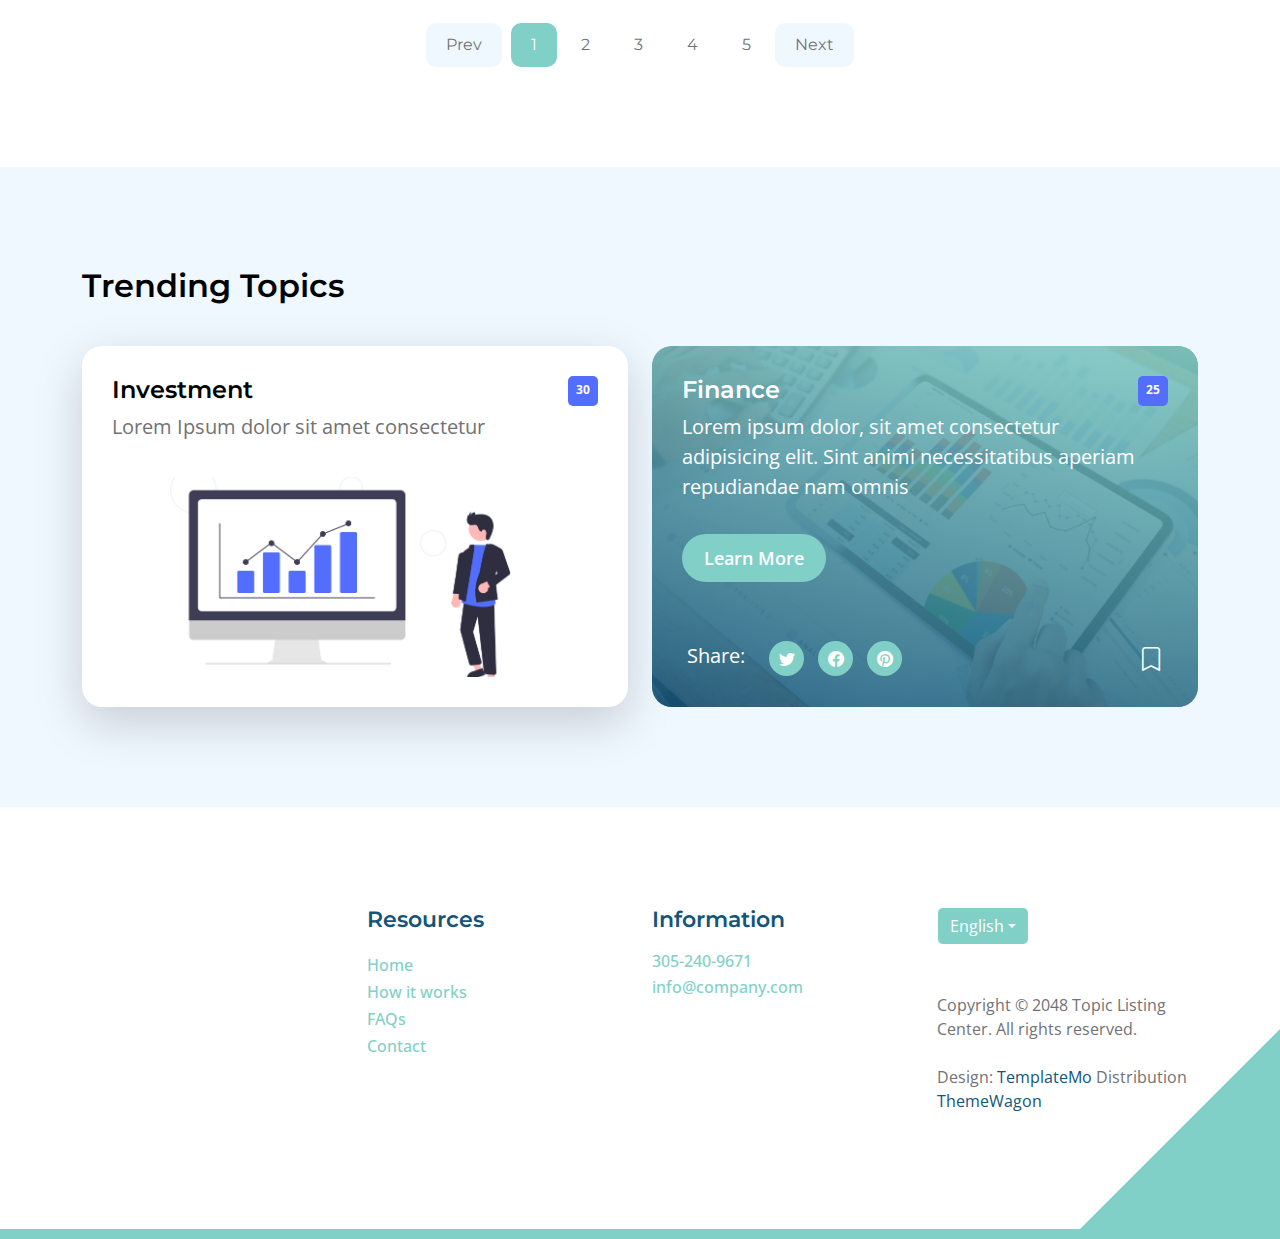
<file: topics-listing.html>
<!doctype html>
<html lang="en">
    <head>
        <meta charset="utf-8">
        <meta name="viewport" content="width=device-width, initial-scale=1">

        <meta name="description" content="">
        <meta name="author" content="">

        <title>Topic Listing Page</title>

        <!-- CSS FILES -->        
        <link rel="preconnect" href="https://fonts.googleapis.com">
        
        <link rel="preconnect" href="https://fonts.gstatic.com" crossorigin>

        <link href="https://fonts.googleapis.com/css2?family=Montserrat:wght@500;600;700&family=Open+Sans&display=swap" rel="stylesheet">
                        
        <link href="css/bootstrap.min.css" rel="stylesheet">

        <link href="css/bootstrap-icons.css" rel="stylesheet">

        <link href="css/templatemo-topic-listing.css" rel="stylesheet">
<!--

TemplateMo 590 topic listing

https://templatemo.com/tm-590-topic-listing

-->
    </head>
    
    <body class="topics-listing-page" id="top">

        <main>

            <nav class="navbar navbar-expand-lg">
                <div class="container">
                    <a class="navbar-brand" href="index.html">
                        <i class="bi-back"></i>
                        <span>Topic</span>
                    </a>

                    <div class="d-lg-none ms-auto me-4">
                        <a href="#top" class="navbar-icon bi-person smoothscroll"></a>
                    </div>
    
                    <button class="navbar-toggler" type="button" data-bs-toggle="collapse" data-bs-target="#navbarNav" aria-controls="navbarNav" aria-expanded="false" aria-label="Toggle navigation">
                        <span class="navbar-toggler-icon"></span>
                    </button>
    
                    <div class="collapse navbar-collapse" id="navbarNav">
                        <ul class="navbar-nav ms-lg-5 me-lg-auto">
                            <li class="nav-item">
                                <a class="nav-link click-scroll" href="index.html#section_1">Home</a>
                            </li>

                            <li class="nav-item">
                                <a class="nav-link click-scroll" href="index.html#section_2">Browse Topics</a>
                            </li>
    
                            <li class="nav-item">
                                <a class="nav-link click-scroll" href="index.html#section_3">How it works</a>
                            </li>

                            <li class="nav-item">
                                <a class="nav-link click-scroll" href="index.html#section_4">FAQs</a>
                            </li>
    
                            <li class="nav-item">
                                <a class="nav-link click-scroll" href="index.html#section_5">Contact</a>
                            </li>

                            <li class="nav-item dropdown">
                                <a class="nav-link dropdown-toggle" href="#section_5" id="navbarLightDropdownMenuLink" role="button" data-bs-toggle="dropdown" aria-expanded="false">Pages</a>

                                <ul class="dropdown-menu dropdown-menu-light" aria-labelledby="navbarLightDropdownMenuLink">
                                    <li><a class="dropdown-item active" href="topics-listing.html">Topics Listing</a></li>

                                    <li><a class="dropdown-item" href="contact.html">Contact Form</a></li>
                                </ul>
                            </li>
                        </ul>

                        <div class="d-none d-lg-block">
                            <a href="#top" class="navbar-icon bi-person smoothscroll"></a>
                        </div>
                    </div>
                </div>
            </nav>


            <header class="site-header d-flex flex-column justify-content-center align-items-center">
                <div class="container">
                    <div class="row align-items-center">

                        <div class="col-lg-5 col-12">
                            <nav aria-label="breadcrumb">
                                <ol class="breadcrumb">
                                    <li class="breadcrumb-item"><a href="index.html">Homepage</a></li>

                                    <li class="breadcrumb-item active" aria-current="page">Topics Listing</li>
                                </ol>
                            </nav>

                            <h2 class="text-white">Topics Listing</h2>
                        </div>

                    </div>
                </div>
            </header>


            <section class="section-padding">
                <div class="container">
                    <div class="row">

                        <div class="col-lg-12 col-12 text-center">
                            <h3 class="mb-4">Popular Topics</h3>
                        </div>

                        <div class="col-lg-8 col-12 mt-3 mx-auto">
                            <div class="custom-block custom-block-topics-listing bg-white shadow-lg mb-5">
                                <div class="d-flex">
                                    <img src="images/topics/undraw_Remote_design_team_re_urdx.png" class="custom-block-image img-fluid" alt="">

                                    <div class="custom-block-topics-listing-info d-flex">
                                        <div>
                                            <h5 class="mb-2">Web Design</h5>

                                            <p class="mb-0">Topic Listing includes home, listing, detail and contact pages. Feel free to modify this template for your custom websites.</p>

                                            <a href="topics-detail.html" class="btn custom-btn mt-3 mt-lg-4">Learn More</a>
                                        </div>

                                        <span class="badge bg-design rounded-pill ms-auto">14</span>
                                    </div>
                                </div>
                            </div>

                            <div class="custom-block custom-block-topics-listing bg-white shadow-lg mb-5">
                                <div class="d-flex">
                                    <img src="images/topics/undraw_online_ad_re_ol62.png" class="custom-block-image img-fluid" alt="">

                                    <div class="custom-block-topics-listing-info d-flex">
                                        <div>
                                            <h5 class="mb-2">Advertising</h5>

                                            <p class="mb-0">Visit TemplateMo website to download free CSS templates. Lorem ipsum dolor, sit amet consectetur adipisicing elit animi necessitatibus</p>

                                            <a href="topics-detail.html" class="btn custom-btn mt-3 mt-lg-4">Learn More</a>
                                        </div>

                                        <span class="badge bg-advertising rounded-pill ms-auto">30</span>
                                    </div>
                                </div>
                            </div>

                            <div class="custom-block custom-block-topics-listing bg-white shadow-lg mb-5">
                                <div class="d-flex">
                                    <img src="images/topics/undraw_Podcast_audience_re_4i5q.png" class="custom-block-image img-fluid" alt="">

                                    <div class="custom-block-topics-listing-info d-flex">
                                        <div>
                                            <h5 class="mb-2">Podcast</h5>

                                            <p class="mb-0">Lorem ipsum dolor, sit amet consectetur adipisicing elit animi necessitatibus</p>

                                            <a href="topics-detail.html" class="btn custom-btn mt-3 mt-lg-4">Learn More</a>
                                        </div>

                                        <span class="badge bg-music rounded-pill ms-auto">20</span>
                                    </div>
                                </div>
                            </div>
                        </div>

                        <div class="col-lg-12 col-12">
                            <nav aria-label="Page navigation example">
                                <ul class="pagination justify-content-center mb-0">
                                    <li class="page-item">
                                        <a class="page-link" href="#" aria-label="Previous">
                                            <span aria-hidden="true">Prev</span>
                                        </a>
                                    </li>

                                    <li class="page-item active" aria-current="page">
                                        <a class="page-link" href="#">1</a>
                                    </li>
                                    
                                    <li class="page-item">
                                        <a class="page-link" href="#">2</a>
                                    </li>
                                    
                                    <li class="page-item">
                                        <a class="page-link" href="#">3</a>
                                    </li>

                                    <li class="page-item">
                                        <a class="page-link" href="#">4</a>
                                    </li>

                                    <li class="page-item">
                                        <a class="page-link" href="#">5</a>
                                    </li>
                                    
                                    <li class="page-item">
                                        <a class="page-link" href="#" aria-label="Next">
                                            <span aria-hidden="true">Next</span>
                                        </a>
                                    </li>
                                </ul>
                            </nav>
                        </div>

                    </div>
                </div>
            </section>


            <section class="section-padding section-bg">
                <div class="container">
                    <div class="row">

                        <div class="col-lg-12 col-12">
                            <h3 class="mb-4">Trending Topics</h3>
                        </div>

                        <div class="col-lg-6 col-md-6 col-12 mt-3 mb-4 mb-lg-0">
                            <div class="custom-block bg-white shadow-lg">
                                <a href="topics-detail.html">
                                    <div class="d-flex">
                                        <div>
                                            <h5 class="mb-2">Investment</h5>

                                            <p class="mb-0">Lorem Ipsum dolor sit amet consectetur</p>
                                        </div>

                                        <span class="badge bg-finance rounded-pill ms-auto">30</span>
                                    </div>

                                    <img src="images/topics/undraw_Finance_re_gnv2.png" class="custom-block-image img-fluid" alt="">
                                </a>
                            </div>
                        </div>

                        <div class="col-lg-6 col-md-6 col-12 mt-lg-3">
                            <div class="custom-block custom-block-overlay">
                                <div class="d-flex flex-column h-100">
                                    <img src="images/businesswoman-using-tablet-analysis.jpg" class="custom-block-image img-fluid" alt="">

                                    <div class="custom-block-overlay-text d-flex">
                                        <div>
                                            <h5 class="text-white mb-2">Finance</h5>

                                            <p class="text-white">Lorem ipsum dolor, sit amet consectetur adipisicing elit. Sint animi necessitatibus aperiam repudiandae nam omnis</p>

                                            <a href="topics-detail.html" class="btn custom-btn mt-2 mt-lg-3">Learn More</a>
                                        </div>

                                        <span class="badge bg-finance rounded-pill ms-auto">25</span>
                                    </div>

                                    <div class="social-share d-flex">
                                        <p class="text-white me-4">Share:</p>

                                        <ul class="social-icon">
                                            <li class="social-icon-item">
                                                <a href="#" class="social-icon-link bi-twitter"></a>
                                            </li>

                                            <li class="social-icon-item">
                                                <a href="#" class="social-icon-link bi-facebook"></a>
                                            </li>

                                            <li class="social-icon-item">
                                                <a href="#" class="social-icon-link bi-pinterest"></a>
                                            </li>
                                        </ul>

                                        <a href="#" class="custom-icon bi-bookmark ms-auto"></a>
                                    </div>

                                    <div class="section-overlay"></div>
                                </div>
                            </div>
                        </div>

                    </div>
                </div>
            </section>
        </main>

		<footer class="site-footer section-padding">
            <div class="container">
                <div class="row">

                    <div class="col-lg-3 col-12 mb-4 pb-2">
                        <a class="navbar-brand mb-2" href="index.html">
                            <i class="bi-back"></i>
                            <span>Topic</span>
                        </a>
                    </div>

                    <div class="col-lg-3 col-md-4 col-6">
                        <h6 class="site-footer-title mb-3">Resources</h6>

                        <ul class="site-footer-links">
                            <li class="site-footer-link-item">
                                <a href="#" class="site-footer-link">Home</a>
                            </li>

                            <li class="site-footer-link-item">
                                <a href="#" class="site-footer-link">How it works</a>
                            </li>

                            <li class="site-footer-link-item">
                                <a href="#" class="site-footer-link">FAQs</a>
                            </li>

                            <li class="site-footer-link-item">
                                <a href="#" class="site-footer-link">Contact</a>
                            </li>
                        </ul>
                    </div>

                    <div class="col-lg-3 col-md-4 col-6 mb-4 mb-lg-0">
                        <h6 class="site-footer-title mb-3">Information</h6>

                        <p class="text-white d-flex mb-1">
                            <a href="tel: 305-240-9671" class="site-footer-link">
                                305-240-9671
                            </a>
                        </p>

                        <p class="text-white d-flex">
                            <a href="mailto:info@company.com" class="site-footer-link">
                                info@company.com
                            </a>
                        </p>
                    </div>

                    <div class="col-lg-3 col-md-4 col-12 mt-4 mt-lg-0 ms-auto">
                        <div class="dropdown">
                            <button class="btn btn-secondary dropdown-toggle" type="button" data-bs-toggle="dropdown" aria-expanded="false">
                            English</button>

                            <ul class="dropdown-menu">
                                <li><button class="dropdown-item" type="button">Thai</button></li>

                                <li><button class="dropdown-item" type="button">Myanmar</button></li>

                                <li><button class="dropdown-item" type="button">Arabic</button></li>
                            </ul>
                        </div>

                        <p class="copyright-text mt-lg-5 mt-4">Copyright © 2048 Topic Listing Center. All rights reserved.
                        <br><br>Design: <a rel="nofollow" href="https://templatemo.com" target="_blank">TemplateMo</a> Distribution <a href="https://themewagon.com">ThemeWagon</a></p>
                        
                    </div>

                </div>
            </div>
        </footer>

        <!-- JAVASCRIPT FILES -->
        <script src="js/jquery.min.js"></script>
        <script src="js/bootstrap.bundle.min.js"></script>
        <script src="js/jquery.sticky.js"></script>
        <script src="js/custom.js"></script>

    </body>
</html>
</file>
<file: css/templatemo-topic-listing.css>
/*

TemplateMo 590 topic listing

https://templatemo.com/tm-590-topic-listing

*/

/*---------------------------------------
  CUSTOM PROPERTIES ( VARIABLES )             
-----------------------------------------*/
:root {
  --white-color: #ffffff;
  --primary-color: #13547a;
  --secondary-color: #80d0c7;
  --section-bg-color: #f0f8ff;
  --custom-btn-bg-color: #80d0c7;
  --custom-btn-bg-hover-color: #13547a;
  --dark-color: #000000;
  --p-color: #717275;
  --border-color: #7fffd4;
  --link-hover-color: #13547a;

  --body-font-family: 'Open Sans', sans-serif;
  --title-font-family: 'Montserrat', sans-serif;

  --h1-font-size: 58px;
  --h2-font-size: 46px;
  --h3-font-size: 32px;
  --h4-font-size: 28px;
  --h5-font-size: 24px;
  --h6-font-size: 22px;
  --p-font-size: 20px;
  --menu-font-size: 14px;
  --btn-font-size: 18px;
  --copyright-font-size: 16px;

  --border-radius-large: 100px;
  --border-radius-medium: 20px;
  --border-radius-small: 10px;

  --font-weight-normal: 400;
  --font-weight-medium: 500;
  --font-weight-semibold: 600;
  --font-weight-bold: 700;
}

body {
  background-color: var(--white-color);
  font-family: var(--body-font-family);
}


/*---------------------------------------
  TYPOGRAPHY               
-----------------------------------------*/

h2,
h3,
h4,
h5,
h6 {
  color: var(--dark-color);
}

h1,
h2,
h3,
h4,
h5,
h6 {
  font-family: var(--title-font-family);
  font-weight: var(--font-weight-semibold);
}

h1 {
  font-size: var(--h1-font-size);
  font-weight: var(--font-weight-bold);
}

h2 {
  font-size: var(--h2-font-size);
  font-weight: var(--font-weight-bold);
}

h3 {
  font-size: var(--h3-font-size);
}

h4 {
  font-size: var(--h4-font-size);
}

h5 {
  font-size: var(--h5-font-size);
}

h6 {
  color: var(--primary-color);
  font-size: var(--h6-font-size);
}

p {
  color: var(--p-color);
  font-size: var(--p-font-size);
  font-weight: var(--font-weight-normal);
}

ul li {
  color: var(--p-color);
  font-size: var(--p-font-size);
  font-weight: var(--font-weight-normal);
}

a,
button {
  touch-action: manipulation;
  transition: all 0.3s;
}

a {
  display: inline-block;
  color: var(--primary-color);
  text-decoration: none;
}

a:hover {
  color: var(--link-hover-color);
}

b,
strong {
  font-weight: var(--font-weight-bold);
}


/*---------------------------------------
  SECTION               
-----------------------------------------*/
.section-padding {
  padding-top: 100px;
  padding-bottom: 100px;
}

.section-bg {
  background-color: var(--section-bg-color);
}

.section-overlay {
  background-image: linear-gradient(15deg, #13547a 0%, #80d0c7 100%);
  position: absolute;
  top: 0;
  left: 0;
  pointer-events: none;
  width: 100%;
  height: 100%;
  opacity: 0.85;
}

.section-overlay+.container {
  position: relative;
}

.tab-content {
  background-color: var(--white-color);
  border-radius: var(--border-radius-medium);
}

.nav-tabs {
  border-bottom: 1px solid #ecf3f2;
  margin-bottom: 40px;
  justify-content: center;
}

.nav-tabs .nav-link {
  border-radius: 0;
  border-top: 0;
  border-right: 0;
  border-left: 0;
  color: var(--p-color);
  font-family: var(--title-font-family);
  font-size: var(--btn-font-size);
  font-weight: var(--font-weight-medium);
  padding: 15px 25px;
  transition: all 0.3s;
}

.nav-tabs .nav-link:first-child {
  margin-right: 20px;
}

.nav-tabs .nav-item.show .nav-link,
.nav-tabs .nav-link.active,
.nav-tabs .nav-link:focus,
.nav-tabs .nav-link:hover {
  border-bottom-color: var(--primary-color);
  color: var(--primary-color);
}


/*---------------------------------------
  CUSTOM ICON COLOR               
-----------------------------------------*/
.custom-icon {
  color: var(--secondary-color);
}


/*---------------------------------------
  CUSTOM BUTTON               
-----------------------------------------*/
.custom-btn {
  background: var(--custom-btn-bg-color);
  border: 2px solid transparent;
  border-radius: var(--border-radius-large);
  color: var(--white-color);
  font-size: var(--btn-font-size);
  font-weight: var(--font-weight-semibold);
  line-height: normal;
  transition: all 0.3s;
  padding: 10px 20px;
}

.custom-btn:hover {
  background: var(--custom-btn-bg-hover-color);
  color: var(--white-color);
}

.custom-border-btn {
  background: transparent;
  border: 2px solid var(--custom-btn-bg-color);
  color: var(--custom-btn-bg-color);
}

.custom-border-btn:hover {
  background: var(--custom-btn-bg-color);
  border-color: transparent;
  color: var(--white-color);
}

.custom-btn-bg-white {
  border-color: var(--white-color);
  color: var(--white-color);
}


/*---------------------------------------
  SITE HEADER              
-----------------------------------------*/
.site-header {
  background-image: linear-gradient(15deg, #13547a 0%, #80d0c7 100%);
  padding-top: 150px;
  padding-bottom: 80px;
}

.site-header .container {
  height: 100%;
}

.breadcrumb-item+.breadcrumb-item::before,
.breadcrumb-item a:hover,
.breadcrumb-item.active {
  color: var(--white-color);
}

.site-header .custom-icon {
  color: var(--white-color);
  font-size: var(--h4-font-size);
}

.site-header .custom-icon:hover {
  color: var(--secondary-color);
}


/*---------------------------------------
  NAVIGATION              
-----------------------------------------*/
.sticky-wrapper {
  position: absolute;
  top: 0;
  right: 0;
  left: 0;
}

.sticky-wrapper.is-sticky .navbar {
  background-color: var(--secondary-color);
}

.navbar {
  background: transparent;
  border-bottom: 1px solid rgba(128, 208, 199, 0.35);
  z-index: 9;
}

.navbar-brand,
.navbar-brand:hover {
  font-size: var(--h3-font-size);
  font-weight: var(--font-weight-bold);
  display: block;
  color: var(--white-color);

}

.navbar-brand span {
  font-family: var(--title-font-family);
}

.navbar-expand-lg .navbar-nav .nav-link {
  border-radius: var(--border-radius-large);
  margin: 10px;
  padding: 10px;
}

.navbar-nav .nav-link {
  display: inline-block;
  color: var(--white-color);
  font-family: var(--title-font-family);
  font-size: var(--menu-font-size);
  font-weight: var(--font-weight-medium);
  text-transform: uppercase;
  letter-spacing: 0.5px;
  position: relative;
  padding-top: 15px;
  padding-bottom: 15px;
}

.navbar-nav .nav-link.active,
.navbar-nav .nav-link:hover {
  color: var(--primary-color);
}

.navbar .dropdown-menu {
  background: var(--white-color);
  box-shadow: 0 1rem 3rem rgba(0, 0, 0, .175);
  border: 0;
  display: inherit;
  opacity: 0;
  min-width: 9rem;
  margin-top: 20px;
  padding: 13px 0 10px 0;
  transition: all 0.3s;
  pointer-events: none;
}

.navbar .dropdown-menu::before {
  content: "";
  width: 0;
  height: 0;
  border-left: 20px solid transparent;
  border-right: 20px solid transparent;
  border-bottom: 15px solid var(--white-color);
  position: absolute;
  top: -10px;
  left: 10px;
}

.navbar .dropdown-item {
  display: inline-block;
  color: var(--p-bg-color);
  font-family: var(--title-font-family);
  font-size: var(--menu-font-size);
  font-weight: var(--font-weight-medium);
  text-transform: uppercase;
  letter-spacing: 0.5px;
  position: relative;
}

.navbar .dropdown-item.active,
.navbar .dropdown-item:active,
.navbar .dropdown-item:focus,
.navbar .dropdown-item:hover {
  background: transparent;
  color: var(--primary-color);
}

.navbar .dropdown-toggle::after {
  content: "\f282";
  display: inline-block;
  font-family: bootstrap-icons !important;
  font-size: var(--copyright-font-size);
  font-style: normal;
  font-weight: normal !important;
  font-variant: normal;
  text-transform: none;
  line-height: 1;
  vertical-align: -.125em;
  -webkit-font-smoothing: antialiased;
  -moz-osx-font-smoothing: grayscale;
  position: relative;
  left: 2px;
  border: 0;
}

@media screen and (min-width: 992px) {
  .navbar .dropdown:hover .dropdown-menu {
    opacity: 1;
    margin-top: 0;
    pointer-events: auto;
  }
}

.navbar-icon {
  background: var(--white-color);
  border-radius: var(--border-radius-large);
  display: inline-block;
  font-size: var(--h5-font-size);
  width: 40px;
  height: 40px;
  line-height: 40px;
  text-align: center;
  transition: all 0.3s ease;
}

.navbar-icon:hover {
  background: var(--primary-color);
  color: var(--white-color);
}

.navbar-toggler {
  border: 0;
  padding: 0;
  cursor: pointer;
  margin: 0;
  width: 30px;
  height: 35px;
  outline: none;
}

.navbar-toggler:focus {
  outline: none;
  box-shadow: none;
}

.navbar-toggler[aria-expanded="true"] .navbar-toggler-icon {
  background: transparent;
}

.navbar-toggler[aria-expanded="true"] .navbar-toggler-icon:before,
.navbar-toggler[aria-expanded="true"] .navbar-toggler-icon:after {
  transition: top 300ms 50ms ease, -webkit-transform 300ms 350ms ease;
  transition: top 300ms 50ms ease, transform 300ms 350ms ease;
  transition: top 300ms 50ms ease, transform 300ms 350ms ease, -webkit-transform 300ms 350ms ease;
  top: 0;
}

.navbar-toggler[aria-expanded="true"] .navbar-toggler-icon:before {
  transform: rotate(45deg);
}

.navbar-toggler[aria-expanded="true"] .navbar-toggler-icon:after {
  transform: rotate(-45deg);
}

.navbar-toggler .navbar-toggler-icon {
  background: var(--white-color);
  transition: background 10ms 300ms ease;
  display: block;
  width: 30px;
  height: 2px;
  position: relative;
}

.navbar-toggler .navbar-toggler-icon:before,
.navbar-toggler .navbar-toggler-icon:after {
  transition: top 300ms 350ms ease, -webkit-transform 300ms 50ms ease;
  transition: top 300ms 350ms ease, transform 300ms 50ms ease;
  transition: top 300ms 350ms ease, transform 300ms 50ms ease, -webkit-transform 300ms 50ms ease;
  position: absolute;
  right: 0;
  left: 0;
  background: var(--white-color);
  width: 30px;
  height: 2px;
  content: '';
}

.navbar-toggler .navbar-toggler-icon::before {
  top: -8px;
}

.navbar-toggler .navbar-toggler-icon::after {
  top: 8px;
}


/*---------------------------------------
  HERO        
-----------------------------------------*/
.hero-section {
  background-image: linear-gradient(15deg, #13547a 0%, #80d0c7 100%);
  position: relative;
  overflow: hidden;
  padding-top: 150px;
  padding-bottom: 150px;
}

.hero-section .input-group {
  background-color: var(--white-color);
  border-radius: var(--border-radius-large);
  padding: 10px 15px;
}

.hero-section .input-group-text {
  background-color: transparent;
  border: 0;
}

.hero-section input[type="search"] {
  border: 0;
  box-shadow: none;
  margin-bottom: 0;
  padding-left: 0;
}

.hero-section button[type="submit"] {
  background-color: var(--primary-color);
  border: 0;
  border-radius: var(--border-radius-large) !important;
  color: var(--white-color);
  max-width: 150px;
}


/*---------------------------------------
  TOPICS              
-----------------------------------------*/
.featured-section {
  background-color: var(--secondary-color);
  border-radius: 0 0 100px 100px;
  padding-bottom: 100px;
}

.featured-section .row {
  position: relative;
  bottom: 100px;
  margin-bottom: -100px;
}

.custom-block {
  border-radius: var(--border-radius-medium);
  position: relative;
  overflow: hidden;
  padding: 30px;
  transition: all 0.3s ease;
  height: 100%;
}

.custom-block:hover {
  background-color: var(--secondary-color);
  transform: translateY(-3px);
}

.custom-block>a {
  width: 100%;
}

.custom-block-image {
  display: block;
  width: 100%;
  height: 200px;
  object-fit: cover;
  margin-top: 35px;
}

.custom-block .rounded-pill {
  border-radius: 5px !important;
  display: flex;
  justify-content: center;
  text-align: center;
  width: 30px;
  height: 30px;
  line-height: 20px;
}

.custom-block-overlay {
  height: 100%;
  min-height: 350px;
  padding: 0;
}

.custom-block-overlay>a {
  height: 100%;
}

.custom-block-overlay .custom-block-image {
  border-radius: var(--border-radius-medium);
  display: block;
  height: 100%;
  margin-top: 0;
}

.custom-block-overlay-text {
  position: absolute;
  z-index: 2;
  top: 0;
  right: 0;
  left: 0;
  padding: 30px;
}

.social-share {
  position: absolute;
  bottom: 0;
  right: 0;
  left: 0;
  z-index: 2;
  padding: 20px 35px;
}

.social-share .bi-bookmark {
  color: var(--white-color);
  font-size: var(--h5-font-size);
}

.social-share .bi-bookmark:hover {
  color: var(--secondary-color);
}

.bg-design {
  background-color: #00B0FF;
}

.bg-graphic {
  background-color: #00BFA6;
}

.bg-advertising {
  background-color: #F50057;
}

.bg-finance {
  background-color: #536DFE;
}

.bg-music {
  background-color: #F9A826;
}

.bg-education {
  background-color: #00BFA6;
}


/*---------------------------------------
  TOPICS               
-----------------------------------------*/
.topics-detail-block {
  border-radius: var(--border-radius-medium);
  position: relative;
  overflow: hidden;
}

.topics-detail-block-image {
  display: block;
  border-radius: var(--border-radius-medium);
}

blockquote {
  background-color: var(--section-bg-color);
  border-radius: var(--border-radius-small);
  font-family: var(--title-font-family);
  font-size: var(--h4-font-size);
  font-weight: var(--font-weight-bold);
  display: inline-block;
  text-align: center;
  margin: 30px;
  padding: 40px;
}

.topics-listing-page .site-header {
  padding-bottom: 65px;
}

.custom-block-topics-listing-info {
  margin: 30px 20px 20px 30px;
}

.custom-block-topics-listing {
  height: inherit;
}

.custom-block-topics-listing .custom-block-image {
  width: 200px;
}


/*---------------------------------------
  PAGINATION              
-----------------------------------------*/
.pagination {
  margin-top: 40px;
}

.page-link {
  border: 0;
  border-radius: var(--border-radius-small);
  color: var(--p-color);
  font-family: var(--title-font-family);
  margin: 0 5px;
  padding: 10px 20px;
}

.page-link:hover,
.page-item:first-child .page-link:hover,
.page-item:last-child .page-link:hover {
  background-color: var(--secondary-color);
  color: var(--white-color);
}

.page-item:first-child .page-link {
  margin-right: 10px;
}

.page-item:first-child .page-link,
.page-item:last-child .page-link {
  background-color: var(--section-bg-color);
  border-radius: var(--border-radius-small);
}

.active>.page-link,
.page-link.active {
  background-color: var(--secondary-color);
  border-color: var(--secondary-color);
}


/*---------------------------------------
  TIMELINE              
-----------------------------------------*/
.timeline-section {
  background-image: url('../images/colleagues-working-cozy-office-medium-shot.jpg');
  background-repeat: no-repeat;
  background-position: center;
  background-size: cover;
  position: relative;
}

.timeline-container .vertical-scrollable-timeline {
  list-style-type: none;
  position: relative;
  padding-left: 0;
}

.timeline-container .vertical-scrollable-timeline .list-progress {
  width: 8px;
  height: 87%;
  background-color: var(--primary-color);
  position: absolute;
  left: 52px;
  top: 0;
  overflow: hidden;
}

.timeline-container .vertical-scrollable-timeline .list-progress .inner {
  position: absolute;
  right: 0;
  bottom: 0;
  height: 100%;
  background-color: var(--secondary-color);
  width: 100%;
}

.timeline-container .vertical-scrollable-timeline li {
  position: relative;
  padding: 20px 0px 65px 145px;
}

.timeline-container .vertical-scrollable-timeline li:last-child {
  padding-bottom: 0;
}

.timeline-container .vertical-scrollable-timeline li p {
  line-height: 40px;
}

.timeline-container .vertical-scrollable-timeline li p:last-child {
  margin-bottom: 0;
}

.timeline-container .vertical-scrollable-timeline li .icon-holder {
  position: absolute;
  left: 0;
  top: 0;
  width: 104px;
  height: 104px;
  display: flex;
  justify-content: center;
  align-items: center;
  background-color: var(--secondary-color);
  border-radius: 50%;
  z-index: 1;
  transition: 0.4s all;
}

.timeline-container .vertical-scrollable-timeline li .icon-holder::before {
  content: "";
  width: 80px;
  height: 80px;
  border: 4px solid #fff;
  position: absolute;
  background-color: var(--secondary-color);
  border-radius: 50%;
  z-index: -1;
  transition: 0.4s all;
}

.timeline-container .vertical-scrollable-timeline li .icon-holder i {
  font-size: 25px;
  color: var(--white-color);
}

.timeline-container .vertical-scrollable-timeline li::before {
  content: "";
  position: absolute;
  height: 100%;
  width: 8px;
  background-color: transparent;
  left: 52px;
  z-index: 0;
}

.timeline-container .vertical-scrollable-timeline li.active .icon-holder {
  background-color: var(--primary-color);
}

.timeline-container .vertical-scrollable-timeline li.active .icon-holder::before {
  background-color: var(--primary-color);
}


/*---------------------------------------
  FAQs              
-----------------------------------------*/
.faq-section .accordion-item {
  border: 0;
}

.faq-section .accordion-button {
  font-size: var(--h6-font-size);
  font-weight: var(--font-weight-semibold);
}

.faq-section .accordion-item:first-of-type .accordion-button {
  border-radius: var(--border-radius-large);
}

.faq-section .accordion-button:not(.collapsed) {
  border-radius: var(--border-radius-large);
  box-shadow: none;
  color: var(--primary-color);
}

.faq-section .accordion-body {
  color: var(--p-color);
  font-size: var(--btn-font-size);
  line-height: 40px;
}

/*---------------------------------------
  NEWSLETTER               
-----------------------------------------*/
.newsletter-image {
  border-radius: var(--border-radius-medium);
}


/*---------------------------------------
  CONTACT               
-----------------------------------------*/
.google-map {
  border-radius: var(--border-radius-medium);
}

.contact-form .form-floating>textarea {
  border-radius: var(--border-radius-medium);
  height: 150px;
}


/*---------------------------------------
  SUBSCRIBE FORM               
-----------------------------------------*/
.subscribe-form-wrap {
  padding: 50px;
}

.subscribe-form {
  width: 95%;
}


/*---------------------------------------
  CUSTOM FORM               
-----------------------------------------*/
.custom-form .form-control {
  border-radius: var(--border-radius-large);
  color: var(--p-color);
  margin-bottom: 24px;
  padding-top: 13px;
  padding-bottom: 13px;
  padding-left: 20px;
  outline: none;
}

.form-floating>label {
  padding-left: 20px;
}

.custom-form button[type="submit"] {
  background: var(--custom-btn-bg-color);
  border: none;
  border-radius: var(--border-radius-large);
  color: var(--white-color);
  font-family: var(--title-font-family);
  font-size: var(--p-font-size);
  font-weight: var(--font-weight-semibold);
  transition: all 0.3s;
  margin-bottom: 0;
}

.custom-form button[type="submit"]:hover,
.custom-form button[type="submit"]:focus {
  background: var(--custom-btn-bg-hover-color);
  border-color: transparent;
}


/*---------------------------------------
  SITE FOOTER              
-----------------------------------------*/
.site-footer {
  border-bottom: 10px solid var(--secondary-color);
  position: relative;
}

.site-footer::after {
  content: "";
  position: absolute;
  bottom: 0;
  right: 0;
  width: 0;
  height: 0;
  border-style: solid;
  border-width: 0 0 200px 200px;
  border-color: transparent transparent var(--secondary-color) transparent;
  pointer-events: none;
}

.site-footer-title {
  color: var(--primary-color);
}

.site-footer .dropdown-menu {
  padding: 0;
}

.site-footer .dropdown-item {
  color: var(--p-color);
  font-size: var(--menu-font-size);
  font-weight: var(--font-weight-medium);
  padding: 4px 18px;
}

.site-footer .dropdown-item:hover {
  background-color: transparent;
  color: var(--primary-color);
}

.site-footer .dropdown-menu li:first-child .dropdown-item {
  padding-top: 10px;
}

.site-footer .dropdown-menu li:last-child .dropdown-item {
  padding-bottom: 12px;
}

.site-footer .dropdown-toggle {
  background-color: var(--secondary-color);
  border-color: var(--white-color);
}

.site-footer .dropdown-toggle:hover {
  background-color: var(--primary-color);
  border-color: transparent;
}

.site-footer-links {
  padding-left: 0;
}

.site-footer-link-item {
  display: block;
  list-style: none;
  line-height: normal;
}

.site-footer-link {
  color: var(--secondary-color);
  font-size: var(--copyright-font-size);
  font-weight: var(--font-weight-medium);
  line-height: normal;
}

.copyright-text {
  font-size: var(--copyright-font-size);
}


/*---------------------------------------
  SOCIAL ICON               
-----------------------------------------*/
.social-icon {
  margin: 0;
  padding: 0;
}

.social-icon-item {
  list-style: none;
  display: inline-block;
  vertical-align: top;
}

.social-icon-link {
  background: var(--secondary-color);
  border-radius: var(--border-radius-large);
  color: var(--white-color);
  font-size: var(--copyright-font-size);
  display: block;
  margin-right: 10px;
  text-align: center;
  width: 35px;
  height: 35px;
  line-height: 36px;
  transition: background 0.2s, color 0.2s;
}

.social-icon-link:hover {
  background: var(--primary-color);
  color: var(--white-color);
}


/*---------------------------------------
  RESPONSIVE STYLES               
-----------------------------------------*/
@media screen and (max-width: 991px) {
  h1 {
    font-size: 48px;
  }

  h2 {
    font-size: 36px;
  }

  h3 {
    font-size: 32px;
  }

  h4 {
    font-size: 28px;
  }

  h5 {
    font-size: 20px;
  }

  h6 {
    font-size: 18px;
  }

  .section-padding {
    padding-top: 50px;
    padding-bottom: 50px;
  }

  .navbar {
    background-color: var(--secondary-color);
  }

  .navbar-nav .dropdown-menu {
    position: relative;
    left: 10px;
    opacity: 1;
    pointer-events: auto;
    max-width: 155px;
    margin-top: 10px;
    margin-bottom: 15px;
  }

  .navbar-expand-lg .navbar-nav {
    padding-bottom: 20px;
  }

  .navbar-expand-lg .navbar-nav .nav-link {
    padding: 0;
  }

  .nav-tabs .nav-link:first-child {
    margin-right: 5px;
  }

  .nav-tabs .nav-link {
    font-size: var(--copyright-font-size);
    padding: 10px;
  }

  .featured-section {
    border-radius: 0 0 80px 80px;
    padding-bottom: 50px;
  }

  .custom-block-topics-listing .custom-block-image {
    width: auto;
  }

  .custom-block-topics-listing>.d-flex,
  .custom-block-topics-listing-info,
  .custom-block-topics-listing a {
    flex-direction: column;
  }

  .timeline-container .vertical-scrollable-timeline .list-progress {
    height: 75%;
  }

  .timeline-container .vertical-scrollable-timeline li {
    padding-left: 135px;
  }

  .subscribe-form-wrap {
    padding-top: 30px;
    padding-bottom: 0;
  }
}

@media screen and (max-width: 480px) {
  h1 {
    font-size: 36px;
  }

  h2 {
    font-size: 28px;
  }

  h3 {
    font-size: 26px;
  }

  h4 {
    font-size: 22px;
  }

  h5 {
    font-size: 20px;
  }
}
</file>
